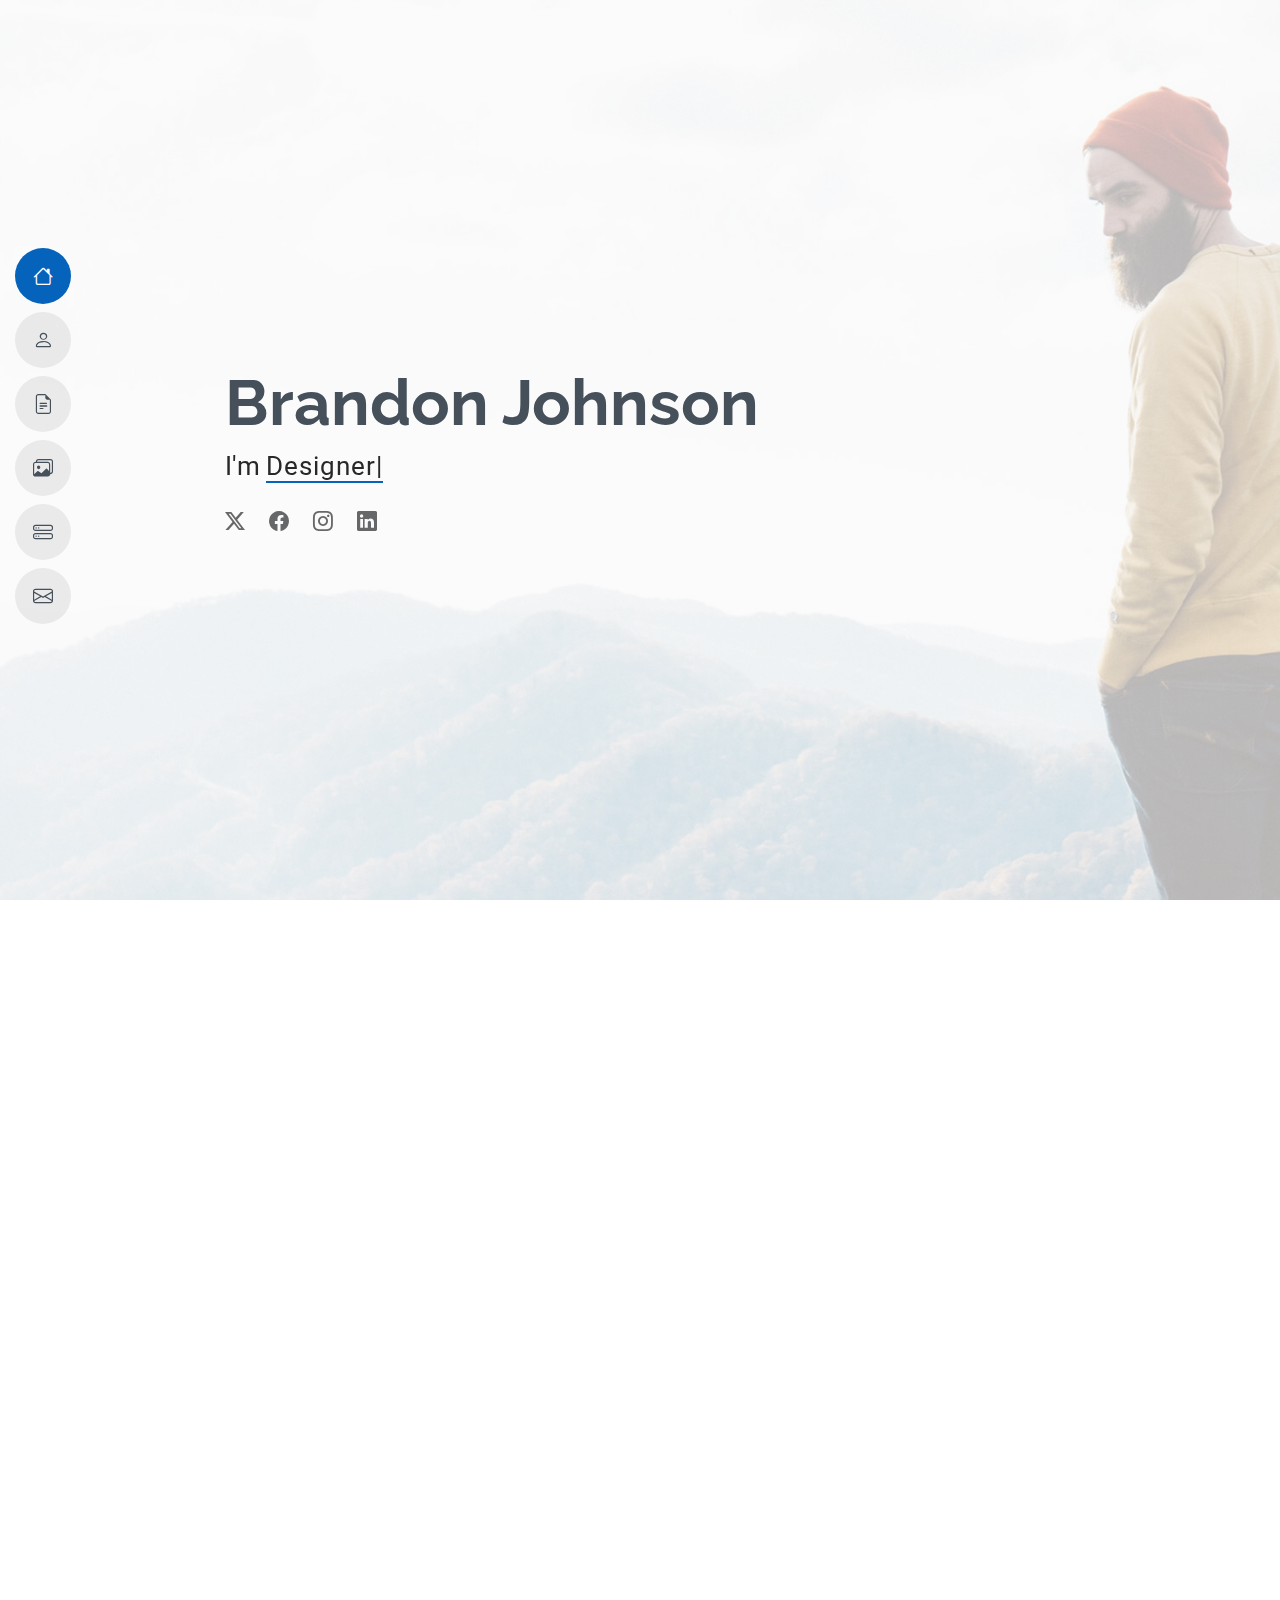
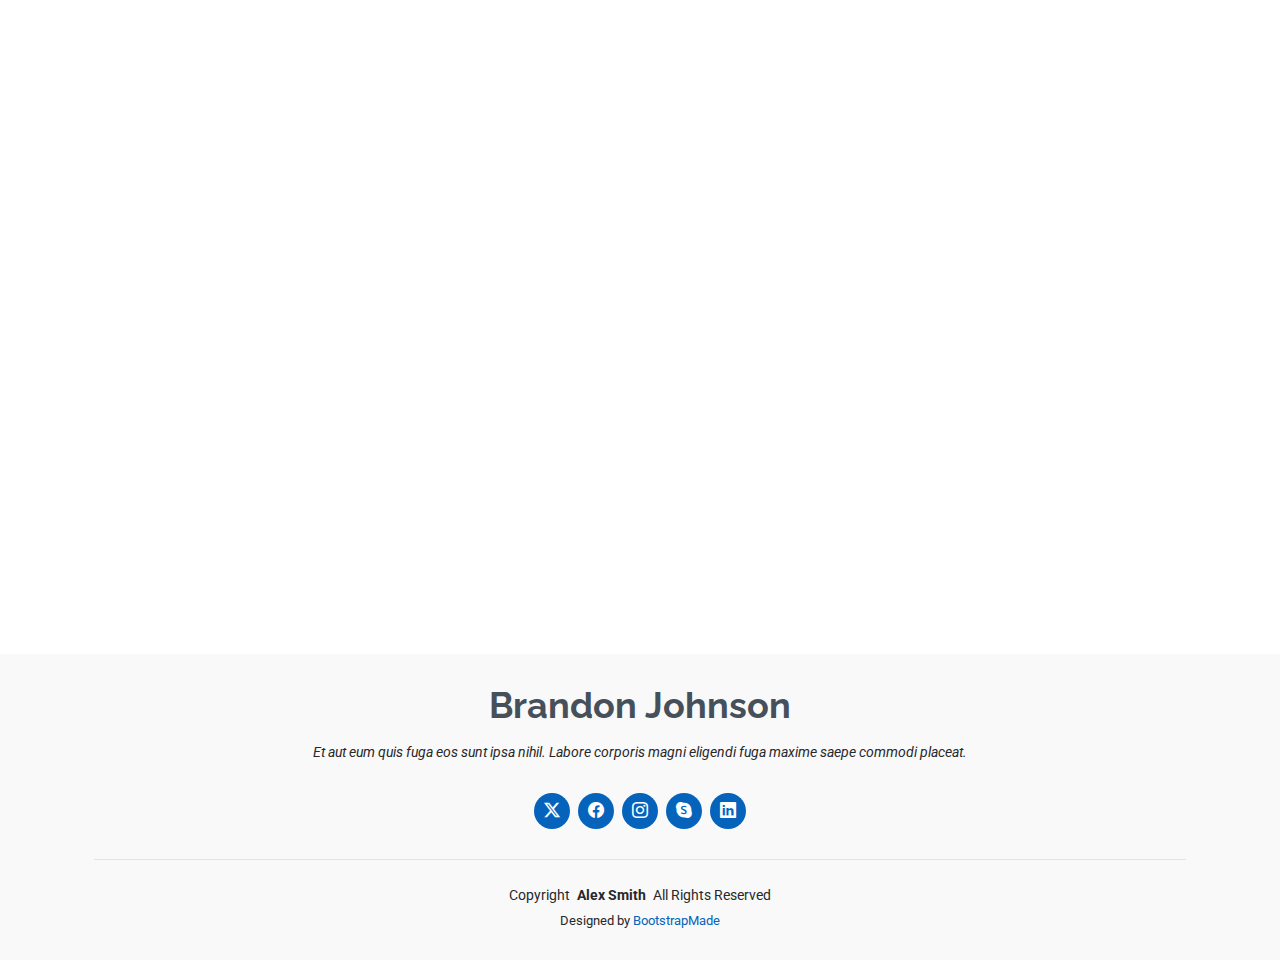
<file: index.html>
<!DOCTYPE html>
<html lang="en">

<head>
  <meta charset="utf-8">
  <meta content="width=device-width, initial-scale=1.0" name="viewport">
  <title>Index - MyResume Bootstrap Template</title>
  <meta content="" name="description">
  <meta content="" name="keywords">

  <!-- Favicons -->
  <link href="assets/img/favicon.png" rel="icon">
  <link href="assets/img/apple-touch-icon.png" rel="apple-touch-icon">

  <!-- Fonts -->
  <link href="https://fonts.googleapis.com" rel="preconnect">
  <link href="https://fonts.gstatic.com" rel="preconnect" crossorigin>
  <link href="https://fonts.googleapis.com/css2?family=Roboto:ital,wght@0,100;0,300;0,400;0,500;0,700;0,900;1,100;1,300;1,400;1,500;1,700;1,900&family=Poppins:ital,wght@0,100;0,200;0,300;0,400;0,500;0,600;0,700;0,800;0,900;1,100;1,200;1,300;1,400;1,500;1,600;1,700;1,800;1,900&family=Raleway:ital,wght@0,100;0,200;0,300;0,400;0,500;0,600;0,700;0,800;0,900;1,100;1,200;1,300;1,400;1,500;1,600;1,700;1,800;1,900&display=swap" rel="stylesheet">

  <!-- Vendor CSS Files -->
  <link href="assets/vendor/bootstrap/css/bootstrap.min.css" rel="stylesheet">
  <link href="assets/vendor/bootstrap-icons/bootstrap-icons.css" rel="stylesheet">
  <link href="assets/vendor/aos/aos.css" rel="stylesheet">
  <link href="assets/vendor/glightbox/css/glightbox.min.css" rel="stylesheet">
  <link href="assets/vendor/swiper/swiper-bundle.min.css" rel="stylesheet">

  <!-- Main CSS File -->
  <link href="assets/css/main.css" rel="stylesheet">

  <!-- =======================================================
  * Template Name: MyResume
  * Template URL: https://bootstrapmade.com/free-html-bootstrap-template-my-resume/
  * Updated: Jun 29 2024 with Bootstrap v5.3.3
  * Author: BootstrapMade.com
  * License: https://bootstrapmade.com/license/
  ======================================================== -->
</head>

<body class="index-page">

  <header id="header" class="header d-flex flex-column justify-content-center">

    <i class="header-toggle d-xl-none bi bi-list"></i>

    <nav id="navmenu" class="navmenu">
      <ul>
        <li><a href="#hero" class="active"><i class="bi bi-house navicon"></i><span>Home</span></a></li>
        <li><a href="#about"><i class="bi bi-person navicon"></i><span>About</span></a></li>
        <li><a href="#resume"><i class="bi bi-file-earmark-text navicon"></i><span>Resume</span></a></li>
        <li><a href="#portfolio"><i class="bi bi-images navicon"></i><span>Portfolio</span></a></li>
        <li><a href="#services"><i class="bi bi-hdd-stack navicon"></i><span>Services</span></a></li>
        <li><a href="#contact"><i class="bi bi-envelope navicon"></i><span>Contact</span></a></li>
      </ul>
    </nav>

  </header>

  <main class="main">

    <!-- Hero Section -->
    <section id="hero" class="hero section light-background">

      <img src="assets/img/hero-bg.jpg" alt="">

      <div class="container" data-aos="zoom-out">
        <div class="row justify-content-center">
          <div class="col-lg-9">
            <h2>Brandon Johnson</h2>
            <p>I'm <span class="typed" data-typed-items="Designer, Developer, Freelancer, Photographer">Designer</span><span class="typed-cursor typed-cursor--blink" aria-hidden="true"></span></p>
            <div class="social-links">
              <a href="#"><i class="bi bi-twitter-x"></i></a>
              <a href="#"><i class="bi bi-facebook"></i></a>
              <a href="#"><i class="bi bi-instagram"></i></a>
              <a href="#"><i class="bi bi-linkedin"></i></a>
            </div>
          </div>
        </div>
      </div>

    </section><!-- /Hero Section -->

    <!-- About Section -->
    <section id="about" class="about section">

      <!-- Section Title -->
      <div class="container section-title" data-aos="fade-up">
        <h2>About</h2>
        <p>Magnam dolores commodi suscipit. Necessitatibus eius consequatur ex aliquid fuga eum quidem. Sit sint consectetur velit. Quisquam quos quisquam cupiditate. Et nemo qui impedit suscipit alias ea. Quia fugiat sit in iste officiis commodi quidem hic quas.</p>
      </div><!-- End Section Title -->

      <div class="container" data-aos="fade-up" data-aos-delay="100">

        <div class="row gy-4 justify-content-center">
          <div class="col-lg-4">
            <img src="assets/img/profile-img.jpg" class="img-fluid" alt="">
          </div>
          <div class="col-lg-8 content">
            <h2>UI/UX Designer &amp; Web Developer.</h2>
            <p class="fst-italic py-3">
              Lorem ipsum dolor sit amet, consectetur adipiscing elit, sed do eiusmod tempor incididunt ut labore et dolore
              magna aliqua.
            </p>
            <div class="row">
              <div class="col-lg-6">
                <ul>
                  <li><i class="bi bi-chevron-right"></i> <strong>Birthday:</strong> <span>1 May 1995</span></li>
                  <li><i class="bi bi-chevron-right"></i> <strong>Website:</strong> <span>www.example.com</span></li>
                  <li><i class="bi bi-chevron-right"></i> <strong>Phone:</strong> <span>+123 456 7890</span></li>
                  <li><i class="bi bi-chevron-right"></i> <strong>City:</strong> <span>New York, USA</span></li>
                </ul>
              </div>
              <div class="col-lg-6">
                <ul>
                  <li><i class="bi bi-chevron-right"></i> <strong>Age:</strong> <span>30</span></li>
                  <li><i class="bi bi-chevron-right"></i> <strong>Degree:</strong> <span>Master</span></li>
                  <li><i class="bi bi-chevron-right"></i> <strong>Email:</strong> <span>email@example.com</span></li>
                  <li><i class="bi bi-chevron-right"></i> <strong>Freelance:</strong> <span>Available</span></li>
                </ul>
              </div>
            </div>
            <p class="py-3">
              Officiis eligendi itaque labore et dolorum mollitia officiis optio vero. Quisquam sunt adipisci omnis et ut. Nulla accusantium dolor incidunt officia tempore. Et eius omnis.
              Cupiditate ut dicta maxime officiis quidem quia. Sed et consectetur qui quia repellendus itaque neque.
            </p>
          </div>
        </div>

      </div>

    </section><!-- /About Section -->

    <!-- Stats Section -->
    <section id="stats" class="stats section">

      <div class="container" data-aos="fade-up" data-aos-delay="100">

        <div class="row gy-4">

          <div class="col-lg-3 col-md-6 d-flex flex-column align-items-center">
            <i class="bi bi-emoji-smile"></i>
            <div class="stats-item">
              <span data-purecounter-start="0" data-purecounter-end="232" data-purecounter-duration="1" class="purecounter"></span>
              <p>Happy Clients</p>
            </div>
          </div><!-- End Stats Item -->

          <div class="col-lg-3 col-md-6 d-flex flex-column align-items-center">
            <i class="bi bi-journal-richtext"></i>
            <div class="stats-item">
              <span data-purecounter-start="0" data-purecounter-end="521" data-purecounter-duration="1" class="purecounter"></span>
              <p>Projects</p>
            </div>
          </div><!-- End Stats Item -->

          <div class="col-lg-3 col-md-6 d-flex flex-column align-items-center">
            <i class="bi bi-headset"></i>
            <div class="stats-item">
              <span data-purecounter-start="0" data-purecounter-end="1463" data-purecounter-duration="1" class="purecounter"></span>
              <p>Hours Of Support</p>
            </div>
          </div><!-- End Stats Item -->

          <div class="col-lg-3 col-md-6 d-flex flex-column align-items-center">
            <i class="bi bi-people"></i>
            <div class="stats-item">
              <span data-purecounter-start="0" data-purecounter-end="15" data-purecounter-duration="1" class="purecounter"></span>
              <p>Hard Workers</p>
            </div>
          </div><!-- End Stats Item -->

        </div>

      </div>

    </section><!-- /Stats Section -->

    <!-- Skills Section -->
    <section id="skills" class="skills section">

      <!-- Section Title -->
      <div class="container section-title" data-aos="fade-up">
        <h2>Skills</h2>
        <p>Necessitatibus eius consequatur ex aliquid fuga eum quidem sint consectetur velit</p>
      </div><!-- End Section Title -->

      <div class="container" data-aos="fade-up" data-aos-delay="100">

        <div class="row skills-content skills-animation">

          <div class="col-lg-6">

            <div class="progress">
              <span class="skill"><span>HTML</span> <i class="val">100%</i></span>
              <div class="progress-bar-wrap">
                <div class="progress-bar" role="progressbar" aria-valuenow="100" aria-valuemin="0" aria-valuemax="100"></div>
              </div>
            </div><!-- End Skills Item -->

            <div class="progress">
              <span class="skill"><span>CSS</span> <i class="val">90%</i></span>
              <div class="progress-bar-wrap">
                <div class="progress-bar" role="progressbar" aria-valuenow="90" aria-valuemin="0" aria-valuemax="100"></div>
              </div>
            </div><!-- End Skills Item -->

            <div class="progress">
              <span class="skill"><span>JavaScript</span> <i class="val">75%</i></span>
              <div class="progress-bar-wrap">
                <div class="progress-bar" role="progressbar" aria-valuenow="75" aria-valuemin="0" aria-valuemax="100"></div>
              </div>
            </div><!-- End Skills Item -->

          </div>

          <div class="col-lg-6">

            <div class="progress">
              <span class="skill"><span>PHP</span> <i class="val">80%</i></span>
              <div class="progress-bar-wrap">
                <div class="progress-bar" role="progressbar" aria-valuenow="80" aria-valuemin="0" aria-valuemax="100"></div>
              </div>
            </div><!-- End Skills Item -->

            <div class="progress">
              <span class="skill"><span>WordPress/CMS</span> <i class="val">90%</i></span>
              <div class="progress-bar-wrap">
                <div class="progress-bar" role="progressbar" aria-valuenow="90" aria-valuemin="0" aria-valuemax="100"></div>
              </div>
            </div><!-- End Skills Item -->

            <div class="progress">
              <span class="skill"><span>Photoshop</span> <i class="val">55%</i></span>
              <div class="progress-bar-wrap">
                <div class="progress-bar" role="progressbar" aria-valuenow="55" aria-valuemin="0" aria-valuemax="100"></div>
              </div>
            </div><!-- End Skills Item -->

          </div>

        </div>

      </div>

    </section><!-- /Skills Section -->

    <!-- Resume Section -->
    <section id="resume" class="resume section">

      <!-- Section Title -->
      <div class="container section-title" data-aos="fade-up">
        <h2>Resume</h2>
        <p>Magnam dolores commodi suscipit. Necessitatibus eius consequatur ex aliquid fuga eum quidem. Sit sint consectetur velit. Quisquam quos quisquam cupiditate. Et nemo qui impedit suscipit alias ea. Quia fugiat sit in iste officiis commodi quidem hic quas.</p>
      </div><!-- End Section Title -->

      <div class="container">

        <div class="row">

          <div class="col-lg-6" data-aos="fade-up" data-aos-delay="100">
            <h3 class="resume-title">Sumary</h3>

            <div class="resume-item pb-0">
              <h4>Brandon Johnson</h4>
              <p><em>Innovative and deadline-driven Graphic Designer with 3+ years of experience designing and developing user-centered digital/print marketing material from initial concept to final, polished deliverable.</em></p>
              <ul>
                <li>Portland par 127,Orlando, FL</li>
                <li>(123) 456-7891</li>
                <li>alice.barkley@example.com</li>
              </ul>
            </div><!-- Edn Resume Item -->

            <h3 class="resume-title">Education</h3>
            <div class="resume-item">
              <h4>Master of Fine Arts &amp; Graphic Design</h4>
              <h5>2015 - 2016</h5>
              <p><em>Rochester Institute of Technology, Rochester, NY</em></p>
              <p>Qui deserunt veniam. Et sed aliquam labore tempore sed quisquam iusto autem sit. Ea vero voluptatum qui ut dignissimos deleniti nerada porti sand markend</p>
            </div><!-- Edn Resume Item -->

            <div class="resume-item">
              <h4>Bachelor of Fine Arts &amp; Graphic Design</h4>
              <h5>2010 - 2014</h5>
              <p><em>Rochester Institute of Technology, Rochester, NY</em></p>
              <p>Quia nobis sequi est occaecati aut. Repudiandae et iusto quae reiciendis et quis Eius vel ratione eius unde vitae rerum voluptates asperiores voluptatem Earum molestiae consequatur neque etlon sader mart dila</p>
            </div><!-- Edn Resume Item -->

          </div>

          <div class="col-lg-6" data-aos="fade-up" data-aos-delay="200">
            <h3 class="resume-title">Professional Experience</h3>
            <div class="resume-item">
              <h4>Senior graphic design specialist</h4>
              <h5>2019 - Present</h5>
              <p><em>Experion, New York, NY </em></p>
              <ul>
                <li>Lead in the design, development, and implementation of the graphic, layout, and production communication materials</li>
                <li>Delegate tasks to the 7 members of the design team and provide counsel on all aspects of the project. </li>
                <li>Supervise the assessment of all graphic materials in order to ensure quality and accuracy of the design</li>
                <li>Oversee the efficient use of production project budgets ranging from $2,000 - $25,000</li>
              </ul>
            </div><!-- Edn Resume Item -->

            <div class="resume-item">
              <h4>Graphic design specialist</h4>
              <h5>2017 - 2018</h5>
              <p><em>Stepping Stone Advertising, New York, NY</em></p>
              <ul>
                <li>Developed numerous marketing programs (logos, brochures,infographics, presentations, and advertisements).</li>
                <li>Managed up to 5 projects or tasks at a given time while under pressure</li>
                <li>Recommended and consulted with clients on the most appropriate graphic design</li>
                <li>Created 4+ design presentations and proposals a month for clients and account managers</li>
              </ul>
            </div><!-- Edn Resume Item -->

          </div>

        </div>

      </div>

    </section><!-- /Resume Section -->

    <!-- Portfolio Section -->
    <section id="portfolio" class="portfolio section">

      <!-- Section Title -->
      <div class="container section-title" data-aos="fade-up">
        <h2>Portfolio</h2>
        <p>Magnam dolores commodi suscipit. Necessitatibus eius consequatur ex aliquid fuga eum quidem. Sit sint consectetur velit. Quisquam quos quisquam cupiditate. Et nemo qui impedit suscipit alias ea. Quia fugiat sit in iste officiis commodi quidem hic quas.</p>
      </div><!-- End Section Title -->

      <div class="container">

        <div class="isotope-layout" data-default-filter="*" data-layout="masonry" data-sort="original-order">

          <ul class="portfolio-filters isotope-filters" data-aos="fade-up" data-aos-delay="100">
            <li data-filter="*" class="filter-active">All</li>
            <li data-filter=".filter-app">App</li>
            <li data-filter=".filter-product">Card</li>
            <li data-filter=".filter-branding">Web</li>
          </ul><!-- End Portfolio Filters -->

          <div class="row gy-4 isotope-container" data-aos="fade-up" data-aos-delay="200">

            <div class="col-lg-4 col-md-6 portfolio-item isotope-item filter-app">
              <img src="assets/img/masonry-portfolio/masonry-portfolio-1.jpg" class="img-fluid" alt="">
              <div class="portfolio-info">
                <h4>App 1</h4>
                <p>Lorem ipsum, dolor sit</p>
                <a href="assets/img/masonry-portfolio/masonry-portfolio-1.jpg" title="App 1" data-gallery="portfolio-gallery-app" class="glightbox preview-link"><i class="bi bi-zoom-in"></i></a>
                <a href="portfolio-details.html" title="More Details" class="details-link"><i class="bi bi-link-45deg"></i></a>
              </div>
            </div><!-- End Portfolio Item -->

            <div class="col-lg-4 col-md-6 portfolio-item isotope-item filter-product">
              <img src="assets/img/masonry-portfolio/masonry-portfolio-2.jpg" class="img-fluid" alt="">
              <div class="portfolio-info">
                <h4>Product 1</h4>
                <p>Lorem ipsum, dolor sit</p>
                <a href="assets/img/masonry-portfolio/masonry-portfolio-2.jpg" title="Product 1" data-gallery="portfolio-gallery-product" class="glightbox preview-link"><i class="bi bi-zoom-in"></i></a>
                <a href="portfolio-details.html" title="More Details" class="details-link"><i class="bi bi-link-45deg"></i></a>
              </div>
            </div><!-- End Portfolio Item -->

            <div class="col-lg-4 col-md-6 portfolio-item isotope-item filter-branding">
              <img src="assets/img/masonry-portfolio/masonry-portfolio-3.jpg" class="img-fluid" alt="">
              <div class="portfolio-info">
                <h4>Branding 1</h4>
                <p>Lorem ipsum, dolor sit</p>
                <a href="assets/img/masonry-portfolio/masonry-portfolio-3.jpg" title="Branding 1" data-gallery="portfolio-gallery-branding" class="glightbox preview-link"><i class="bi bi-zoom-in"></i></a>
                <a href="portfolio-details.html" title="More Details" class="details-link"><i class="bi bi-link-45deg"></i></a>
              </div>
            </div><!-- End Portfolio Item -->

            <div class="col-lg-4 col-md-6 portfolio-item isotope-item filter-app">
              <img src="assets/img/masonry-portfolio/masonry-portfolio-4.jpg" class="img-fluid" alt="">
              <div class="portfolio-info">
                <h4>App 2</h4>
                <p>Lorem ipsum, dolor sit</p>
                <a href="assets/img/masonry-portfolio/masonry-portfolio-4.jpg" title="App 2" data-gallery="portfolio-gallery-app" class="glightbox preview-link"><i class="bi bi-zoom-in"></i></a>
                <a href="portfolio-details.html" title="More Details" class="details-link"><i class="bi bi-link-45deg"></i></a>
              </div>
            </div><!-- End Portfolio Item -->

            <div class="col-lg-4 col-md-6 portfolio-item isotope-item filter-product">
              <img src="assets/img/masonry-portfolio/masonry-portfolio-5.jpg" class="img-fluid" alt="">
              <div class="portfolio-info">
                <h4>Product 2</h4>
                <p>Lorem ipsum, dolor sit</p>
                <a href="assets/img/masonry-portfolio/masonry-portfolio-5.jpg" title="Product 2" data-gallery="portfolio-gallery-product" class="glightbox preview-link"><i class="bi bi-zoom-in"></i></a>
                <a href="portfolio-details.html" title="More Details" class="details-link"><i class="bi bi-link-45deg"></i></a>
              </div>
            </div><!-- End Portfolio Item -->

            <div class="col-lg-4 col-md-6 portfolio-item isotope-item filter-branding">
              <img src="assets/img/masonry-portfolio/masonry-portfolio-6.jpg" class="img-fluid" alt="">
              <div class="portfolio-info">
                <h4>Branding 2</h4>
                <p>Lorem ipsum, dolor sit</p>
                <a href="assets/img/masonry-portfolio/masonry-portfolio-6.jpg" title="Branding 2" data-gallery="portfolio-gallery-branding" class="glightbox preview-link"><i class="bi bi-zoom-in"></i></a>
                <a href="portfolio-details.html" title="More Details" class="details-link"><i class="bi bi-link-45deg"></i></a>
              </div>
            </div><!-- End Portfolio Item -->

            <div class="col-lg-4 col-md-6 portfolio-item isotope-item filter-app">
              <img src="assets/img/masonry-portfolio/masonry-portfolio-7.jpg" class="img-fluid" alt="">
              <div class="portfolio-info">
                <h4>App 3</h4>
                <p>Lorem ipsum, dolor sit</p>
                <a href="assets/img/masonry-portfolio/masonry-portfolio-7.jpg" title="App 3" data-gallery="portfolio-gallery-app" class="glightbox preview-link"><i class="bi bi-zoom-in"></i></a>
                <a href="portfolio-details.html" title="More Details" class="details-link"><i class="bi bi-link-45deg"></i></a>
              </div>
            </div><!-- End Portfolio Item -->

            <div class="col-lg-4 col-md-6 portfolio-item isotope-item filter-product">
              <img src="assets/img/masonry-portfolio/masonry-portfolio-8.jpg" class="img-fluid" alt="">
              <div class="portfolio-info">
                <h4>Product 3</h4>
                <p>Lorem ipsum, dolor sit</p>
                <a href="assets/img/masonry-portfolio/masonry-portfolio-8.jpg" title="Product 3" data-gallery="portfolio-gallery-product" class="glightbox preview-link"><i class="bi bi-zoom-in"></i></a>
                <a href="portfolio-details.html" title="More Details" class="details-link"><i class="bi bi-link-45deg"></i></a>
              </div>
            </div><!-- End Portfolio Item -->

            <div class="col-lg-4 col-md-6 portfolio-item isotope-item filter-branding">
              <img src="assets/img/masonry-portfolio/masonry-portfolio-9.jpg" class="img-fluid" alt="">
              <div class="portfolio-info">
                <h4>Branding 3</h4>
                <p>Lorem ipsum, dolor sit</p>
                <a href="assets/img/masonry-portfolio/masonry-portfolio-9.jpg" title="Branding 2" data-gallery="portfolio-gallery-branding" class="glightbox preview-link"><i class="bi bi-zoom-in"></i></a>
                <a href="portfolio-details.html" title="More Details" class="details-link"><i class="bi bi-link-45deg"></i></a>
              </div>
            </div><!-- End Portfolio Item -->

          </div><!-- End Portfolio Container -->

        </div>

      </div>

    </section><!-- /Portfolio Section -->

    <!-- Services Section -->
    <section id="services" class="services section">

      <!-- Section Title -->
      <div class="container section-title" data-aos="fade-up">
        <h2>Services</h2>
        <p>Magnam dolores commodi suscipit. Necessitatibus eius consequatur ex aliquid fuga eum quidem. Sit sint consectetur velit. Quisquam quos quisquam cupiditate. Et nemo qui impedit suscipit alias ea. Quia fugiat sit in iste officiis commodi quidem hic quas.</p>
      </div><!-- End Section Title -->

      <div class="container">

        <div class="row gy-4">

          <div class="col-lg-4 col-md-6" data-aos="fade-up" data-aos-delay="100">
            <div class="service-item item-cyan position-relative">
              <div class="icon">
                <svg width="100" height="100" viewBox="0 0 600 600" xmlns="http://www.w3.org/2000/svg">
                  <path stroke="none" stroke-width="0" fill="#f5f5f5" d="M300,521.0016835830174C376.1290562159157,517.8887921683347,466.0731472004068,529.7835943286574,510.70327084640275,468.03025145048787C554.3714126377745,407.6079735673963,508.03601936045806,328.9844924480964,491.2728898941984,256.3432110539036C474.5976632858925,184.082847569629,479.9380746630129,96.60480741107993,416.23090153303,58.64404602377083C348.86323505073057,18.502131276798302,261.93793281208167,40.57373210992963,193.5410806939664,78.93577620505333C130.42746243093433,114.334589627462,98.30271207620316,179.96522072025542,76.75703585869454,249.04625023123273C51.97151888228291,328.5150500222984,13.704378332031375,421.85034740162234,66.52175969318436,486.19268352777647C119.04800174914682,550.1803526380478,217.28368757567262,524.383925680826,300,521.0016835830174"></path>
                </svg>
                <i class="bi bi-activity"></i>
              </div>
              <a href="#" class="stretched-link">
                <h3>Nesciunt Mete</h3>
              </a>
              <p>Provident nihil minus qui consequatur non omnis maiores. Eos accusantium minus dolores iure perferendis tempore et consequatur.</p>
            </div>
          </div><!-- End Service Item -->

          <div class="col-lg-4 col-md-6" data-aos="fade-up" data-aos-delay="200">
            <div class="service-item item-orange position-relative">
              <div class="icon">
                <svg width="100" height="100" viewBox="0 0 600 600" xmlns="http://www.w3.org/2000/svg">
                  <path stroke="none" stroke-width="0" fill="#f5f5f5" d="M300,582.0697525312426C382.5290701553225,586.8405444964366,449.9789794690241,525.3245884688669,502.5850820975895,461.55621195738473C556.606425686781,396.0723002908107,615.8543463187945,314.28637112970534,586.6730223649479,234.56875336149918C558.9533121215079,158.8439757836574,454.9685369536778,164.00468322053177,381.49747125262974,130.76875717737553C312.15926192815925,99.40240125094834,248.97055460311594,18.661163978235184,179.8680185752513,50.54337015887873C110.5421016452524,82.52863877960104,119.82277516462835,180.83849132639028,109.12597500060166,256.43424936330496C100.08760227029461,320.3096726198365,92.17705696193138,384.0621239912766,124.79988738764834,439.7174275375508C164.83382741302287,508.01625554203684,220.96474134820875,577.5009287672846,300,582.0697525312426"></path>
                </svg>
                <i class="bi bi-broadcast"></i>
              </div>
              <a href="#" class="stretched-link">
                <h3>Eosle Commodi</h3>
              </a>
              <p>Ut autem aut autem non a. Sint sint sit facilis nam iusto sint. Libero corrupti neque eum hic non ut nesciunt dolorem.</p>
            </div>
          </div><!-- End Service Item -->

          <div class="col-lg-4 col-md-6" data-aos="fade-up" data-aos-delay="300">
            <div class="service-item item-teal position-relative">
              <div class="icon">
                <svg width="100" height="100" viewBox="0 0 600 600" xmlns="http://www.w3.org/2000/svg">
                  <path stroke="none" stroke-width="0" fill="#f5f5f5" d="M300,541.5067337569781C382.14930387511276,545.0595476570109,479.8736841581634,548.3450877840088,526.4010558755058,480.5488172755941C571.5218469581645,414.80211281144784,517.5187510058486,332.0715597781072,496.52539010469104,255.14436215662573C477.37192572678356,184.95920475031193,473.57363656557914,105.61284051026155,413.0603344069578,65.22779650032875C343.27470386102294,18.654635553484475,251.2091493199835,5.337323636656869,175.0934190732945,40.62881213300186C97.87086631185822,76.43348514350839,51.98124368387456,156.15599469081315,36.44837278890362,239.84606092416172C21.716077023791087,319.22268207091537,43.775223500013084,401.1760424656574,96.891909868211,461.97329694683043C147.22146801428983,519.5804099606455,223.5754009179313,538.201503339737,300,541.5067337569781"></path>
                </svg>
                <i class="bi bi-easel"></i>
              </div>
              <a href="#" class="stretched-link">
                <h3>Ledo Markt</h3>
              </a>
              <p>Ut excepturi voluptatem nisi sed. Quidem fuga consequatur. Minus ea aut. Vel qui id voluptas adipisci eos earum corrupti.</p>
            </div>
          </div><!-- End Service Item -->

          <div class="col-lg-4 col-md-6" data-aos="fade-up" data-aos-delay="400">
            <div class="service-item item-red position-relative">
              <div class="icon">
                <svg width="100" height="100" viewBox="0 0 600 600" xmlns="http://www.w3.org/2000/svg">
                  <path stroke="none" stroke-width="0" fill="#f5f5f5" d="M300,503.46388370962813C374.79870501325706,506.71871716319447,464.8034551963731,527.1746412648533,510.4981551193396,467.86667711651364C555.9287308511215,408.9015244558933,512.6030010748507,327.5744911775523,490.211057578863,256.5855673507754C471.097692560561,195.9906835881958,447.69079081568157,138.11976852964426,395.19560036434837,102.3242989838813C329.3053358748298,57.3949838291264,248.02791733380457,8.279543830951368,175.87071277845988,42.242879143198664C103.41431057327972,76.34704239035025,93.79494320519305,170.9812938413882,81.28167332365135,250.07896920659033C70.17666984294237,320.27484674793965,64.84698225790005,396.69656628748305,111.28512138212992,450.4950937839243C156.20124167950087,502.5303643271138,231.32542653798444,500.4755392045468,300,503.46388370962813"></path>
                </svg>
                <i class="bi bi-bounding-box-circles"></i>
              </div>
              <a href="#" class="stretched-link">
                <h3>Asperiores Commodit</h3>
              </a>
              <p>Non et temporibus minus omnis sed dolor esse consequatur. Cupiditate sed error ea fuga sit provident adipisci neque.</p>
              <a href="#" class="stretched-link"></a>
            </div>
          </div><!-- End Service Item -->

          <div class="col-lg-4 col-md-6" data-aos="fade-up" data-aos-delay="500">
            <div class="service-item item-indigo position-relative">
              <div class="icon">
                <svg width="100" height="100" viewBox="0 0 600 600" xmlns="http://www.w3.org/2000/svg">
                  <path stroke="none" stroke-width="0" fill="#f5f5f5" d="M300,532.3542879108572C369.38199826031484,532.3153073249985,429.10787420159085,491.63046689027357,474.5244479745417,439.17860296908856C522.8885846962883,383.3225815378663,569.1668002868075,314.3205725914397,550.7432151929288,242.7694973846089C532.6665558377875,172.5657663291529,456.2379748765914,142.6223662098291,390.3689995646985,112.34683881706744C326.66090330228417,83.06452184765237,258.84405631176094,53.51806209861945,193.32584062364296,78.48882559362697C121.61183558270385,105.82097193414197,62.805066853699245,167.19869350419734,48.57481801355237,242.6138429142374C34.843463184063346,315.3850353017275,76.69343916112496,383.4422959591041,125.22947124332185,439.3748458443577C170.7312796277747,491.8107796887764,230.57421082200815,532.3932930995766,300,532.3542879108572"></path>
                </svg>
                <i class="bi bi-calendar4-week icon"></i>
              </div>
              <a href="#" class="stretched-link">
                <h3>Velit Doloremque</h3>
              </a>
              <p>Cumque et suscipit saepe. Est maiores autem enim facilis ut aut ipsam corporis aut. Sed animi at autem alias eius labore.</p>
              <a href="#" class="stretched-link"></a>
            </div>
          </div><!-- End Service Item -->

          <div class="col-lg-4 col-md-6" data-aos="fade-up" data-aos-delay="600">
            <div class="service-item item-pink position-relative">
              <div class="icon">
                <svg width="100" height="100" viewBox="0 0 600 600" xmlns="http://www.w3.org/2000/svg">
                  <path stroke="none" stroke-width="0" fill="#f5f5f5" d="M300,566.797414625762C385.7384707136149,576.1784315230908,478.7894351017131,552.8928747891023,531.9192734346935,484.94944893311C584.6109503024035,417.5663521118492,582.489472248146,322.67544863468447,553.9536738515405,242.03673114598146C529.1557734026468,171.96086150256528,465.24506316201064,127.66468636344209,395.9583748389544,100.7403814666027C334.2173773831606,76.7482773500951,269.4350130405921,84.62216499799875,207.1952322260088,107.2889140133804C132.92018162631612,134.33871894543012,41.79353780512637,160.00259165414826,22.644507872594943,236.69541883565114C3.319112789854554,314.0945973066697,72.72355303640163,379.243833228382,124.04198916343866,440.3218312028393C172.9286146004772,498.5055451809895,224.45579914871206,558.5317968840102,300,566.797414625762"></path>
                </svg>
                <i class="bi bi-chat-square-text"></i>
              </div>
              <a href="#" class="stretched-link">
                <h3>Dolori Architecto</h3>
              </a>
              <p>Hic molestias ea quibusdam eos. Fugiat enim doloremque aut neque non et debitis iure. Corrupti recusandae ducimus enim.</p>
              <a href="#" class="stretched-link"></a>
            </div>
          </div><!-- End Service Item -->

        </div>

      </div>

    </section><!-- /Services Section -->

    <!-- Testimonials Section -->
    <section id="testimonials" class="testimonials section">

      <!-- Section Title -->
      <div class="container section-title" data-aos="fade-up">
        <h2>Testimonials</h2>
        <p>Necessitatibus eius consequatur ex aliquid fuga eum quidem sint consectetur velit</p>
      </div><!-- End Section Title -->

      <div class="container" data-aos="fade-up" data-aos-delay="100">

        <div class="swiper init-swiper">
          <script type="application/json" class="swiper-config">
            {
              "loop": true,
              "speed": 600,
              "autoplay": {
                "delay": 5000
              },
              "slidesPerView": "auto",
              "pagination": {
                "el": ".swiper-pagination",
                "type": "bullets",
                "clickable": true
              }
            }
          </script>
          <div class="swiper-wrapper">

            <div class="swiper-slide">
              <div class="testimonial-item">
                <div class="row gy-4 justify-content-center">
                  <div class="col-lg-6">
                    <div class="testimonial-content">
                      <p>
                        <i class="bi bi-quote quote-icon-left"></i>
                        <span>Proin iaculis purus consequat sem cure digni ssim donec porttitora entum suscipit rhoncus. Accusantium quam, ultricies eget id, aliquam eget nibh et. Maecen aliquam, risus at semper.</span>
                        <i class="bi bi-quote quote-icon-right"></i>
                      </p>
                      <h3>Saul Goodman</h3>
                      <h4>Ceo &amp; Founder</h4>
                      <div class="stars">
                        <i class="bi bi-star-fill"></i><i class="bi bi-star-fill"></i><i class="bi bi-star-fill"></i><i class="bi bi-star-fill"></i><i class="bi bi-star-fill"></i>
                      </div>
                    </div>
                  </div>
                  <div class="col-lg-2 text-center">
                    <img src="assets/img/testimonials/testimonials-1.jpg" class="img-fluid testimonial-img" alt="">
                  </div>
                </div>
              </div>
            </div><!-- End testimonial item -->

            <div class="swiper-slide">
              <div class="testimonial-item">
                <div class="row gy-4 justify-content-center">
                  <div class="col-lg-6">
                    <div class="testimonial-content">
                      <p>
                        <i class="bi bi-quote quote-icon-left"></i>
                        <span>Export tempor illum tamen malis malis eram quae irure esse labore quem cillum quid cillum eram malis quorum velit fore eram velit sunt aliqua noster fugiat irure amet legam anim culpa.</span>
                        <i class="bi bi-quote quote-icon-right"></i>
                      </p>
                      <h3>Sara Wilsson</h3>
                      <h4>Designer</h4>
                      <div class="stars">
                        <i class="bi bi-star-fill"></i><i class="bi bi-star-fill"></i><i class="bi bi-star-fill"></i><i class="bi bi-star-fill"></i><i class="bi bi-star-fill"></i>
                      </div>
                    </div>
                  </div>
                  <div class="col-lg-2 text-center">
                    <img src="assets/img/testimonials/testimonials-2.jpg" class="img-fluid testimonial-img" alt="">
                  </div>
                </div>
              </div>
            </div><!-- End testimonial item -->

            <div class="swiper-slide">
              <div class="testimonial-item">
                <div class="row gy-4 justify-content-center">
                  <div class="col-lg-6">
                    <div class="testimonial-content">
                      <p>
                        <i class="bi bi-quote quote-icon-left"></i>
                        <span>Enim nisi quem export duis labore cillum quae magna enim sint quorum nulla quem veniam duis minim tempor labore quem eram duis noster aute amet eram fore quis sint minim.</span>
                        <i class="bi bi-quote quote-icon-right"></i>
                      </p>
                      <h3>Jena Karlis</h3>
                      <h4>Store Owner</h4>
                      <div class="stars">
                        <i class="bi bi-star-fill"></i><i class="bi bi-star-fill"></i><i class="bi bi-star-fill"></i><i class="bi bi-star-fill"></i><i class="bi bi-star-fill"></i>
                      </div>
                    </div>
                  </div>
                  <div class="col-lg-2 text-center">
                    <img src="assets/img/testimonials/testimonials-3.jpg" class="img-fluid testimonial-img" alt="">
                  </div>
                </div>
              </div>
            </div><!-- End testimonial item -->

            <div class="swiper-slide">
              <div class="testimonial-item">
                <div class="row gy-4 justify-content-center">
                  <div class="col-lg-6">
                    <div class="testimonial-content">
                      <p>
                        <i class="bi bi-quote quote-icon-left"></i>
                        <span>Fugiat enim eram quae cillum dolore dolor amet nulla culpa multos export minim fugiat minim velit minim dolor enim duis veniam ipsum anim magna sunt elit fore quem dolore labore illum veniam.</span>
                        <i class="bi bi-quote quote-icon-right"></i>
                      </p>
                      <h3>John Larson</h3>
                      <h4>Entrepreneur</h4>
                      <div class="stars">
                        <i class="bi bi-star-fill"></i><i class="bi bi-star-fill"></i><i class="bi bi-star-fill"></i><i class="bi bi-star-fill"></i><i class="bi bi-star-fill"></i>
                      </div>
                    </div>
                  </div>
                  <div class="col-lg-2 text-center">
                    <img src="assets/img/testimonials/testimonials-4.jpg" class="img-fluid testimonial-img" alt="">
                  </div>
                </div>
              </div>
            </div><!-- End testimonial item -->

          </div>
          <div class="swiper-pagination"></div>
        </div>

      </div>

    </section><!-- /Testimonials Section -->

    <!-- Contact Section -->
    <section id="contact" class="contact section">

      <!-- Section Title -->
      <div class="container section-title" data-aos="fade-up">
        <h2>Contact</h2>
        <p>Necessitatibus eius consequatur ex aliquid fuga eum quidem sint consectetur velit</p>
      </div><!-- End Section Title -->

      <div class="container" data-aos="fade" data-aos-delay="100">

        <div class="row gy-4">

          <div class="col-lg-4">
            <div class="info-item d-flex" data-aos="fade-up" data-aos-delay="200">
              <i class="bi bi-geo-alt flex-shrink-0"></i>
              <div>
                <h3>Address</h3>
                <p>A108 Adam Street, New York, NY 535022</p>
              </div>
            </div><!-- End Info Item -->

            <div class="info-item d-flex" data-aos="fade-up" data-aos-delay="300">
              <i class="bi bi-telephone flex-shrink-0"></i>
              <div>
                <h3>Call Us</h3>
                <p>+1 5589 55488 55</p>
              </div>
            </div><!-- End Info Item -->

            <div class="info-item d-flex" data-aos="fade-up" data-aos-delay="400">
              <i class="bi bi-envelope flex-shrink-0"></i>
              <div>
                <h3>Email Us</h3>
                <p>info@example.com</p>
              </div>
            </div><!-- End Info Item -->

          </div>

          <div class="col-lg-8">
            <form action="forms/contact.php" method="post" class="php-email-form" data-aos="fade-up" data-aos-delay="200">
              <div class="row gy-4">

                <div class="col-md-6">
                  <input type="text" name="name" class="form-control" placeholder="Your Name" required="">
                </div>

                <div class="col-md-6 ">
                  <input type="email" class="form-control" name="email" placeholder="Your Email" required="">
                </div>

                <div class="col-md-12">
                  <input type="text" class="form-control" name="subject" placeholder="Subject" required="">
                </div>

                <div class="col-md-12">
                  <textarea class="form-control" name="message" rows="6" placeholder="Message" required=""></textarea>
                </div>

                <div class="col-md-12 text-center">
                  <div class="loading">Loading</div>
                  <div class="error-message"></div>
                  <div class="sent-message">Your message has been sent. Thank you!</div>

                  <button type="submit">Send Message</button>
                </div>

              </div>
            </form>
          </div><!-- End Contact Form -->

        </div>

      </div>

    </section><!-- /Contact Section -->

  </main>

  <footer id="footer" class="footer position-relative light-background">
    <div class="container">
      <h3 class="sitename">Brandon Johnson</h3>
      <p>Et aut eum quis fuga eos sunt ipsa nihil. Labore corporis magni eligendi fuga maxime saepe commodi placeat.</p>
      <div class="social-links d-flex justify-content-center">
        <a href=""><i class="bi bi-twitter-x"></i></a>
        <a href=""><i class="bi bi-facebook"></i></a>
        <a href=""><i class="bi bi-instagram"></i></a>
        <a href=""><i class="bi bi-skype"></i></a>
        <a href=""><i class="bi bi-linkedin"></i></a>
      </div>
      <div class="container">
        <div class="copyright">
          <span>Copyright</span> <strong class="px-1 sitename">Alex Smith</strong> <span>All Rights Reserved</span>
        </div>
        <div class="credits">
          <!-- All the links in the footer should remain intact. -->
          <!-- You can delete the links only if you've purchased the pro version. -->
          <!-- Licensing information: https://bootstrapmade.com/license/ -->
          <!-- Purchase the pro version with working PHP/AJAX contact form: [buy-url] -->
          Designed by <a href="https://bootstrapmade.com/">BootstrapMade</a>
        </div>
      </div>
    </div>
  </footer>

  <!-- Scroll Top -->
  <a href="#" id="scroll-top" class="scroll-top d-flex align-items-center justify-content-center"><i class="bi bi-arrow-up-short"></i></a>

  <!-- Preloader -->
  <div id="preloader"></div>

  <!-- Vendor JS Files -->
  <script src="assets/vendor/bootstrap/js/bootstrap.bundle.min.js"></script>
  <script src="assets/vendor/php-email-form/validate.js"></script>
  <script src="assets/vendor/aos/aos.js"></script>
  <script src="assets/vendor/typed.js/typed.umd.js"></script>
  <script src="assets/vendor/purecounter/purecounter_vanilla.js"></script>
  <script src="assets/vendor/waypoints/noframework.waypoints.js"></script>
  <script src="assets/vendor/glightbox/js/glightbox.min.js"></script>
  <script src="assets/vendor/imagesloaded/imagesloaded.pkgd.min.js"></script>
  <script src="assets/vendor/isotope-layout/isotope.pkgd.min.js"></script>
  <script src="assets/vendor/swiper/swiper-bundle.min.js"></script>

  <!-- Main JS File -->
  <script src="assets/js/main.js"></script>

</body>

</html>
</file>
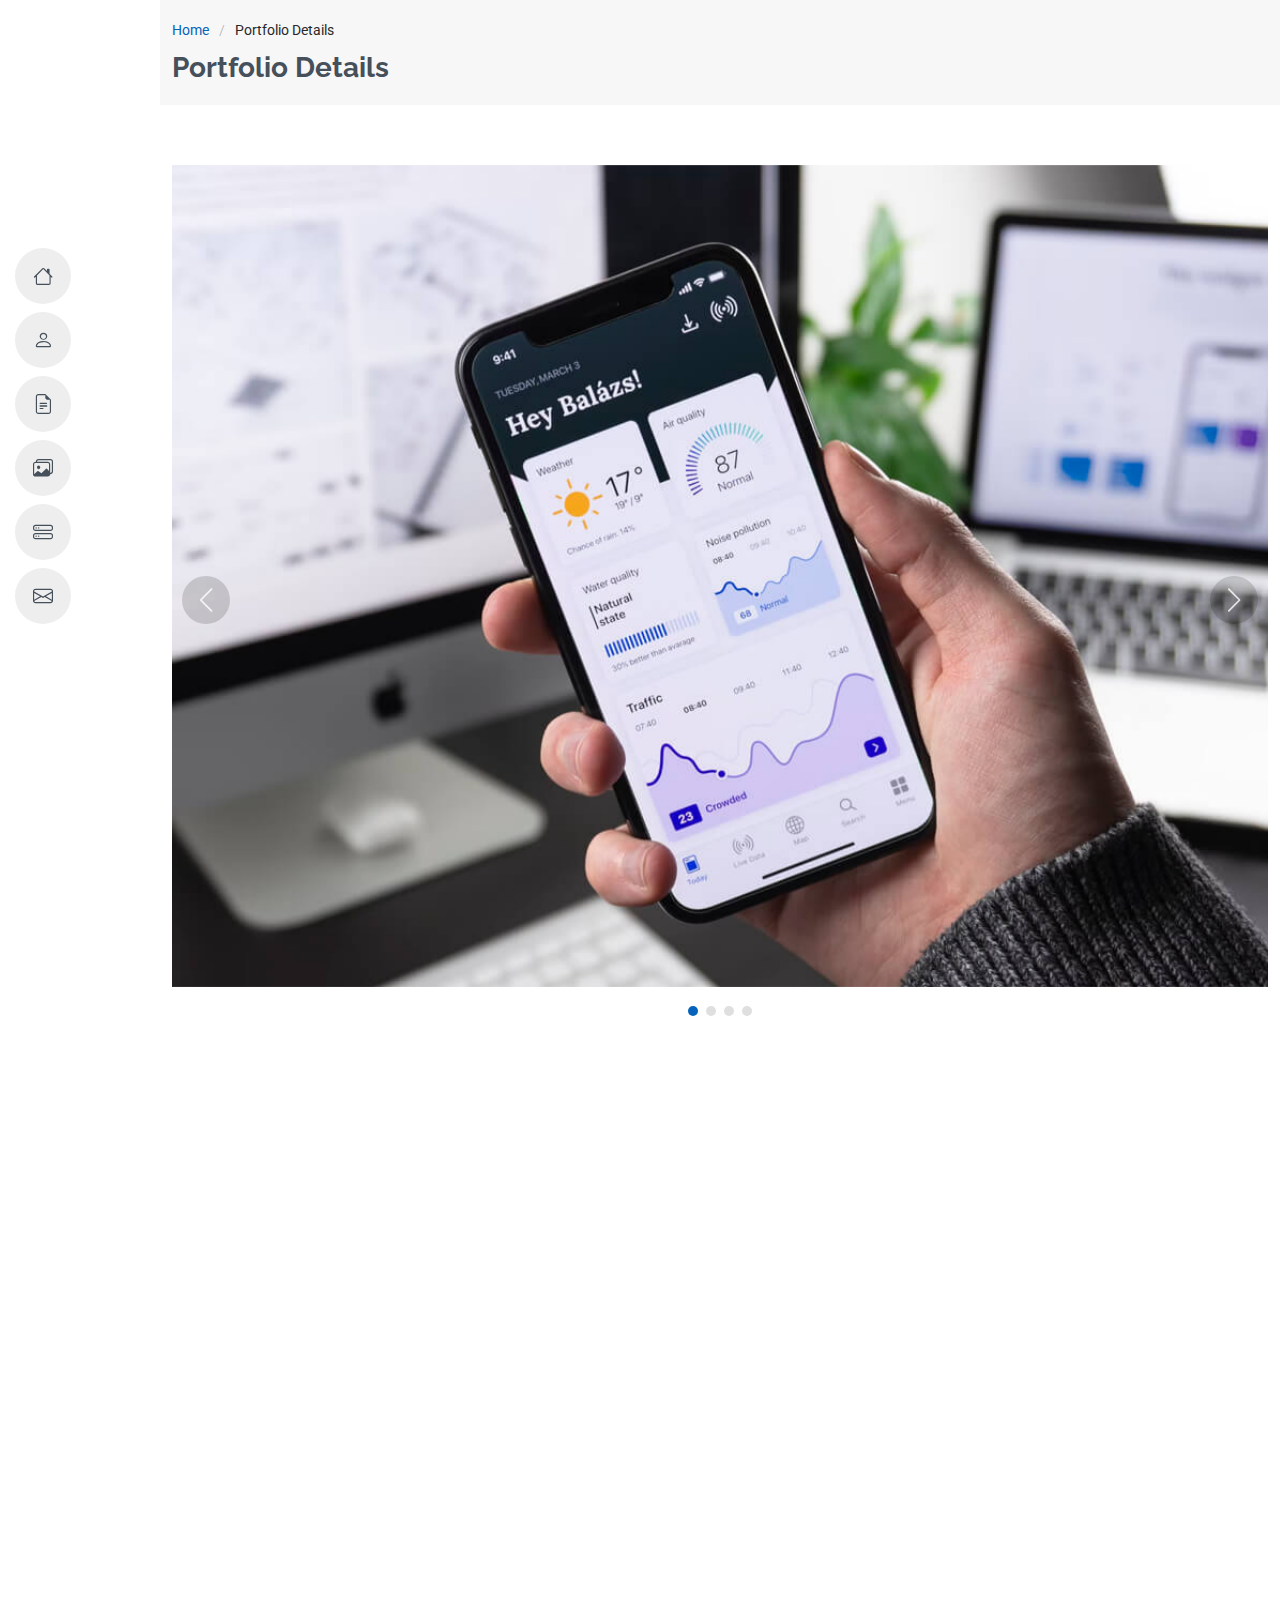
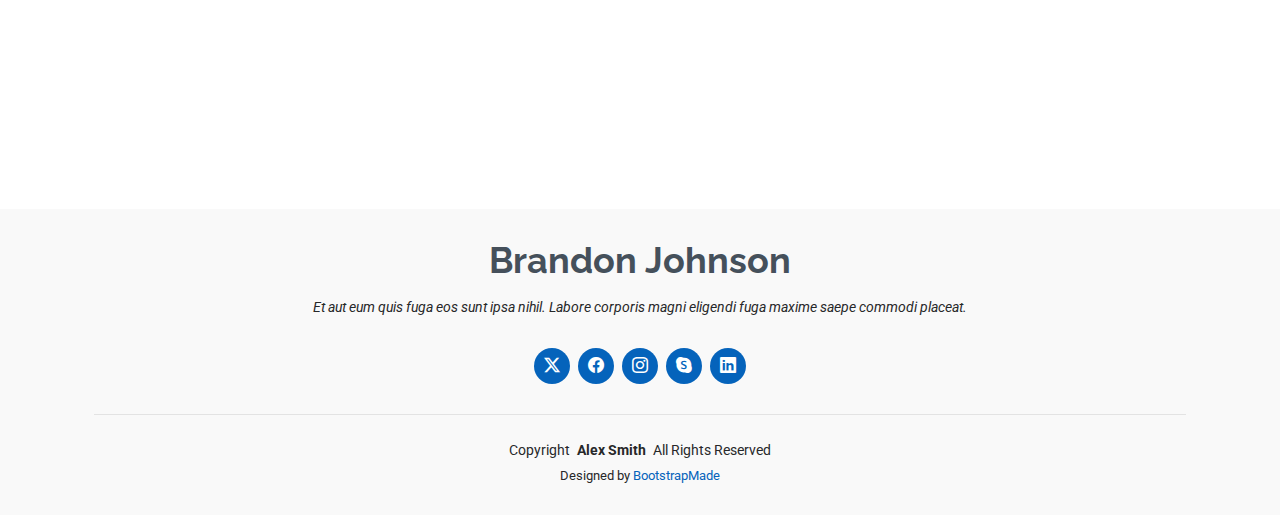
<file: portfolio-details.html>
<!DOCTYPE html>
<html lang="en">

<head>
  <meta charset="utf-8">
  <meta content="width=device-width, initial-scale=1.0" name="viewport">
  <title>Portfolio Details - MyResume Bootstrap Template</title>
  <meta content="" name="description">
  <meta content="" name="keywords">

  <!-- Favicons -->
  <link href="assets/img/favicon.png" rel="icon">
  <link href="assets/img/apple-touch-icon.png" rel="apple-touch-icon">

  <!-- Fonts -->
  <link href="https://fonts.googleapis.com" rel="preconnect">
  <link href="https://fonts.gstatic.com" rel="preconnect" crossorigin>
  <link href="https://fonts.googleapis.com/css2?family=Roboto:ital,wght@0,100;0,300;0,400;0,500;0,700;0,900;1,100;1,300;1,400;1,500;1,700;1,900&family=Poppins:ital,wght@0,100;0,200;0,300;0,400;0,500;0,600;0,700;0,800;0,900;1,100;1,200;1,300;1,400;1,500;1,600;1,700;1,800;1,900&family=Raleway:ital,wght@0,100;0,200;0,300;0,400;0,500;0,600;0,700;0,800;0,900;1,100;1,200;1,300;1,400;1,500;1,600;1,700;1,800;1,900&display=swap" rel="stylesheet">

  <!-- Vendor CSS Files -->
  <link href="assets/vendor/bootstrap/css/bootstrap.min.css" rel="stylesheet">
  <link href="assets/vendor/bootstrap-icons/bootstrap-icons.css" rel="stylesheet">
  <link href="assets/vendor/aos/aos.css" rel="stylesheet">
  <link href="assets/vendor/glightbox/css/glightbox.min.css" rel="stylesheet">
  <link href="assets/vendor/swiper/swiper-bundle.min.css" rel="stylesheet">

  <!-- Main CSS File -->
  <link href="assets/css/main.css" rel="stylesheet">

  <!-- =======================================================
  * Template Name: MyResume
  * Template URL: https://bootstrapmade.com/free-html-bootstrap-template-my-resume/
  * Updated: Jun 29 2024 with Bootstrap v5.3.3
  * Author: BootstrapMade.com
  * License: https://bootstrapmade.com/license/
  ======================================================== -->
</head>

<body class="portfolio-details-page">

  <header id="header" class="header d-flex flex-column justify-content-center">

    <i class="header-toggle d-xl-none bi bi-list"></i>

    <nav id="navmenu" class="navmenu">
      <ul>
        <li><a href="#hero"><i class="bi bi-house navicon"></i><span>Home</span></a></li>
        <li><a href="#about"><i class="bi bi-person navicon"></i><span>About</span></a></li>
        <li><a href="#resume"><i class="bi bi-file-earmark-text navicon"></i><span>Resume</span></a></li>
        <li><a href="#portfolio"><i class="bi bi-images navicon"></i><span>Portfolio</span></a></li>
        <li><a href="#services"><i class="bi bi-hdd-stack navicon"></i><span>Services</span></a></li>
        <li><a href="#contact"><i class="bi bi-envelope navicon"></i><span>Contact</span></a></li>
      </ul>
    </nav>

  </header>

  <main class="main">

    <!-- Page Title -->
    <div class="page-title" data-aos="fade">
      <div class="container">
        <nav class="breadcrumbs">
          <ol>
            <li><a href="index.html">Home</a></li>
            <li class="current">Portfolio Details</li>
          </ol>
        </nav>
        <h1>Portfolio Details</h1>
      </div>
    </div><!-- End Page Title -->

    <!-- Portfolio Details Section -->
    <section id="portfolio-details" class="portfolio-details section">

      <div class="container" data-aos="fade-up">

        <div class="portfolio-details-slider swiper init-swiper">
          <script type="application/json" class="swiper-config">
            {
              "loop": true,
              "speed": 600,
              "autoplay": {
                "delay": 5000
              },
              "slidesPerView": "auto",
              "navigation": {
                "nextEl": ".swiper-button-next",
                "prevEl": ".swiper-button-prev"
              },
              "pagination": {
                "el": ".swiper-pagination",
                "type": "bullets",
                "clickable": true
              }
            }
          </script>
          <div class="swiper-wrapper align-items-center">

            <div class="swiper-slide">
              <img src="assets/img/portfolio/app-1.jpg" alt="">
            </div>

            <div class="swiper-slide">
              <img src="assets/img/portfolio/product-1.jpg" alt="">
            </div>

            <div class="swiper-slide">
              <img src="assets/img/portfolio/branding-1.jpg" alt="">
            </div>

            <div class="swiper-slide">
              <img src="assets/img/portfolio/books-1.jpg" alt="">
            </div>

          </div>
          <div class="swiper-button-prev"></div>
          <div class="swiper-button-next"></div>
          <div class="swiper-pagination"></div>
        </div>

        <div class="row justify-content-between gy-4 mt-4">

          <div class="col-lg-8" data-aos="fade-up">
            <div class="portfolio-description">
              <h2>This is an example of portfolio details</h2>
              <p>
                Autem ipsum nam porro corporis rerum. Quis eos dolorem eos itaque inventore commodi labore quia quia. Exercitationem repudiandae officiis neque suscipit non officia eaque itaque enim. Voluptatem officia accusantium nesciunt est omnis tempora consectetur dignissimos. Sequi nulla at esse enim cum deserunt eius.
              </p>
              <p>
                Amet consequatur qui dolore veniam voluptatem voluptatem sit. Non aspernatur atque natus ut cum nam et. Praesentium error dolores rerum minus sequi quia veritatis eum. Eos et doloribus doloremque nesciunt molestiae laboriosam.
              </p>

              <div class="testimonial-item">
                <p>
                  <i class="bi bi-quote quote-icon-left"></i>
                  <span>Export tempor illum tamen malis malis eram quae irure esse labore quem cillum quid cillum eram malis quorum velit fore eram velit sunt aliqua noster fugiat irure amet legam anim culpa.</span>
                  <i class="bi bi-quote quote-icon-right"></i>
                </p>
                <div>
                  <img src="assets/img/testimonials/testimonials-2.jpg" class="testimonial-img" alt="">
                  <h3>Sara Wilsson</h3>
                  <h4>Designer</h4>
                </div>
              </div>

              <p>
                Impedit ipsum quae et aliquid doloribus et voluptatem quasi. Perspiciatis occaecati earum et magnam animi. Quibusdam non qui ea vitae suscipit vitae sunt. Repudiandae incidunt cumque minus deserunt assumenda tempore. Delectus voluptas necessitatibus est.
              </p>

              <p>
                Sunt voluptatum sapiente facilis quo odio aut ipsum repellat debitis. Molestiae et autem libero. Explicabo et quod necessitatibus similique quis dolor eum. Numquam eaque praesentium rem et qui nesciunt.
              </p>

            </div>
          </div>

          <div class="col-lg-3" data-aos="fade-up" data-aos-delay="100">
            <div class="portfolio-info">
              <h3>Project information</h3>
              <ul>
                <li><strong>Category</strong> Web design</li>
                <li><strong>Client</strong> ASU Company</li>
                <li><strong>Project date</strong> 01 March, 2020</li>
                <li><strong>Project URL</strong> <a href="#">www.example.com</a></li>
                <li><a href="#" class="btn-visit align-self-start">Visit Website</a></li>
              </ul>
            </div>
          </div>

        </div>

      </div>

    </section><!-- /Portfolio Details Section -->

  </main>

  <footer id="footer" class="footer position-relative light-background">
    <div class="container">
      <h3 class="sitename">Brandon Johnson</h3>
      <p>Et aut eum quis fuga eos sunt ipsa nihil. Labore corporis magni eligendi fuga maxime saepe commodi placeat.</p>
      <div class="social-links d-flex justify-content-center">
        <a href=""><i class="bi bi-twitter-x"></i></a>
        <a href=""><i class="bi bi-facebook"></i></a>
        <a href=""><i class="bi bi-instagram"></i></a>
        <a href=""><i class="bi bi-skype"></i></a>
        <a href=""><i class="bi bi-linkedin"></i></a>
      </div>
      <div class="container">
        <div class="copyright">
          <span>Copyright</span> <strong class="px-1 sitename">Alex Smith</strong> <span>All Rights Reserved</span>
        </div>
        <div class="credits">
          <!-- All the links in the footer should remain intact. -->
          <!-- You can delete the links only if you've purchased the pro version. -->
          <!-- Licensing information: https://bootstrapmade.com/license/ -->
          <!-- Purchase the pro version with working PHP/AJAX contact form: [buy-url] -->
          Designed by <a href="https://bootstrapmade.com/">BootstrapMade</a>
        </div>
      </div>
    </div>
  </footer>

  <!-- Scroll Top -->
  <a href="#" id="scroll-top" class="scroll-top d-flex align-items-center justify-content-center"><i class="bi bi-arrow-up-short"></i></a>

  <!-- Preloader -->
  <div id="preloader"></div>

  <!-- Vendor JS Files -->
  <script src="assets/vendor/bootstrap/js/bootstrap.bundle.min.js"></script>
  <script src="assets/vendor/php-email-form/validate.js"></script>
  <script src="assets/vendor/aos/aos.js"></script>
  <script src="assets/vendor/typed.js/typed.umd.js"></script>
  <script src="assets/vendor/purecounter/purecounter_vanilla.js"></script>
  <script src="assets/vendor/waypoints/noframework.waypoints.js"></script>
  <script src="assets/vendor/glightbox/js/glightbox.min.js"></script>
  <script src="assets/vendor/imagesloaded/imagesloaded.pkgd.min.js"></script>
  <script src="assets/vendor/isotope-layout/isotope.pkgd.min.js"></script>
  <script src="assets/vendor/swiper/swiper-bundle.min.js"></script>

  <!-- Main JS File -->
  <script src="assets/js/main.js"></script>

</body>

</html>
</file>
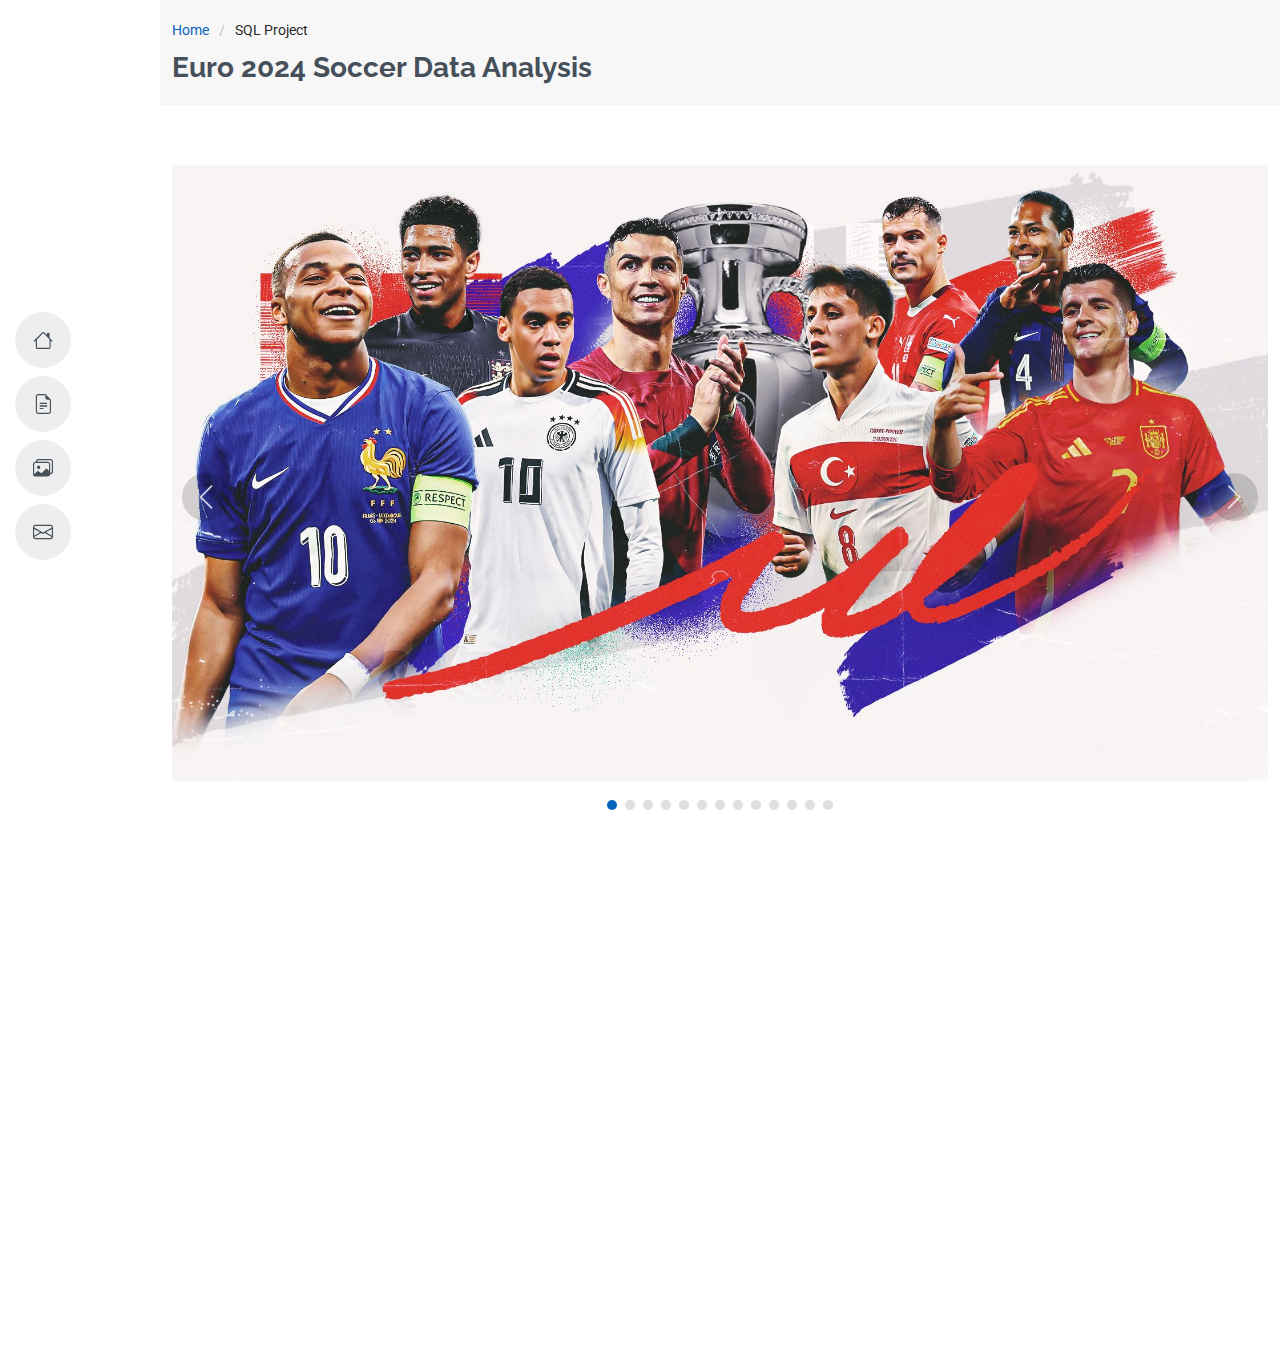
<file: project1.html>
<!DOCTYPE html>
<html lang="en">

<head>
  <meta charset="utf-8">
  <meta content="width=device-width, initial-scale=1.0" name="viewport">
  <title>Portfolio Details - MyResume Bootstrap Template</title>
  <meta content="" name="description">
  <meta content="" name="keywords">

  <!-- Favicons -->
  <link href="assets/img/favicon.png" rel="icon">
  <link href="assets/img/apple-touch-icon.png" rel="apple-touch-icon">

  <!-- Fonts -->
  <link href="https://fonts.googleapis.com" rel="preconnect">
  <link href="https://fonts.gstatic.com" rel="preconnect" crossorigin>
  <link href="https://fonts.googleapis.com/css2?family=Roboto:ital,wght@0,100;0,300;0,400;0,500;0,700;0,900;1,100;1,300;1,400;1,500;1,700;1,900&family=Poppins:ital,wght@0,100;0,200;0,300;0,400;0,500;0,600;0,700;0,800;0,900;1,100;1,200;1,300;1,400;1,500;1,600;1,700;1,800;1,900&family=Raleway:ital,wght@0,100;0,200;0,300;0,400;0,500;0,600;0,700;0,800;0,900;1,100;1,200;1,300;1,400;1,500;1,600;1,700;1,800;1,900&display=swap" rel="stylesheet">

  <!-- Vendor CSS Files -->
  <link href="assets/vendor/bootstrap/css/bootstrap.min.css" rel="stylesheet">
  <link href="assets/vendor/bootstrap-icons/bootstrap-icons.css" rel="stylesheet">
  <link href="assets/vendor/aos/aos.css" rel="stylesheet">
  <link href="assets/vendor/glightbox/css/glightbox.min.css" rel="stylesheet">
  <link href="assets/vendor/swiper/swiper-bundle.min.css" rel="stylesheet">

  <!-- Main CSS File -->
  <link href="assets/css/main.css" rel="stylesheet">

  <!-- =======================================================
  * Template Name: MyResume
  * Template URL: https://bootstrapmade.com/free-html-bootstrap-template-my-resume/
  * Updated: Jun 29 2024 with Bootstrap v5.3.3
  * Author: BootstrapMade.com
  * License: https://bootstrapmade.com/license/
  ======================================================== -->
</head>

<body class="portfolio-details-page">

  <header id="header" class="header d-flex flex-column justify-content-center">

    <i class="header-toggle d-xl-none bi bi-list"></i>

    <nav id="navmenu" class="navmenu">
      <ul>
        <li><a href="#hero"><i class="bi bi-house navicon"></i><span>Home</span></a></li>
        <li><a href="#resume"><i class="bi bi-file-earmark-text navicon"></i><span>Resume</span></a></li>
        <li><a href="#portfolio"><i class="bi bi-images navicon"></i><span>Portfolio</span></a></li>
        <li><a href="#contact"><i class="bi bi-envelope navicon"></i><span>Contact</span></a></li>
      </ul>
    </nav>

  </header>

  <main class="main">

    <!-- Page Title -->
    <div class="page-title" data-aos="fade">
      <div class="container">
        <nav class="breadcrumbs">
          <ol>
            <li><a href="index.html">Home</a></li>
            <li class="current">SQL Project</li>
          </ol>
        </nav>
        <h1>Euro 2024 Soccer Data Analysis</h1>
      </div>
    </div><!-- End Page Title -->

    <!-- Portfolio Details Section -->
    <section id="portfolio-details" class="portfolio-details section">

      <div class="container" data-aos="fade-up">

        <div class="portfolio-details-slider swiper init-swiper">
          <script type="application/json" class="swiper-config">
            {
              "loop": true,
              "speed": 600,
              "autoplay": {
                "delay": 5000
              },
              "slidesPerView": "auto",
              "navigation": {
                "nextEl": ".swiper-button-next",
                "prevEl": ".swiper-button-prev"
              },
              "pagination": {
                "el": ".swiper-pagination",
                "type": "bullets",
                "clickable": true
              }
            }
          </script>
          <div class="swiper-wrapper align-items-center">

            <div class="swiper-slide">
              <img src="assets\img\euro\11.jpg" alt="">
            </div>

            <div class="swiper-slide">
              <img src="assets\img\euro\22.png" alt="">
            </div>

            <div class="swiper-slide">
              <img src="assets\img\euro\33.png" alt="">
            </div>

            <div class="swiper-slide">
              <img src="assets\img\euro\44.png" alt="">
            </div>

            <div class="swiper-slide">
              <img src="assets\img\euro\55.png" alt="">
            </div>

            <div class="swiper-slide">
              <img src="assets\img\euro\66.png" alt="">
            </div>

            <div class="swiper-slide">
              <img src="assets\img\euro\77.png" alt="">
            </div>

            <div class="swiper-slide">
              <img src="assets\img\euro\88.png" alt="">
            </div>

            <div class="swiper-slide">
              <img src="assets\img\euro\99.png" alt="">
            </div>

            <div class="swiper-slide">
              <img src="assets\img\euro\100.png" alt="">
            </div>

            <div class="swiper-slide">
              <img src="assets\img\euro\101.png" alt="">
            </div>

            <div class="swiper-slide">
              <img src="assets\img\euro\102.png" alt="">
            </div>

            <div class="swiper-slide">
              <img src="assets\img\euro\103.png" alt="">
            </div>

          </div>
          <div class="swiper-button-prev"></div>
          <div class="swiper-button-next"></div>
          <div class="swiper-pagination"></div>
        </div>

        <div class="row justify-content-between gy-4 mt-4">

          <div class="col-lg-8" data-aos="fade-up">
            <div class="portfolio-description">
              <h2>This is an example of portfolio details</h2>
              <p>
                Autem ipsum nam porro corporis rerum. Quis eos dolorem eos itaque inventore commodi labore quia quia. Exercitationem repudiandae officiis neque suscipit non officia eaque itaque enim. Voluptatem officia accusantium nesciunt est omnis tempora consectetur dignissimos. Sequi nulla at esse enim cum deserunt eius.
              </p>
              <p>
                Amet consequatur qui dolore veniam voluptatem voluptatem sit. Non aspernatur atque natus ut cum nam et. Praesentium error dolores rerum minus sequi quia veritatis eum. Eos et doloribus doloremque nesciunt molestiae laboriosam.
              </p>
<!-- 
              <div class="testimonial-item">
                <p>
                  <i class="bi bi-quote quote-icon-left"></i>
                  <span>Export tempor illum tamen malis malis eram quae irure esse labore quem cillum quid cillum eram malis quorum velit fore eram velit sunt aliqua noster fugiat irure amet legam anim culpa.</span>
                  <i class="bi bi-quote quote-icon-right"></i>
                </p>
                <div>
                  <img src="assets/img/testimonials/testimonials-2.jpg" class="testimonial-img" alt="">
                  <h3>Sara Wilsson</h3>
                  <h4>Designer</h4>
                </div>
              </div> -->

              <p>
                Impedit ipsum quae et aliquid doloribus et voluptatem quasi. Perspiciatis occaecati earum et magnam animi. Quibusdam non qui ea vitae suscipit vitae sunt. Repudiandae incidunt cumque minus deserunt assumenda tempore. Delectus voluptas necessitatibus est.
              </p>

              <p>
                Sunt voluptatum sapiente facilis quo odio aut ipsum repellat debitis. Molestiae et autem libero. Explicabo et quod necessitatibus similique quis dolor eum. Numquam eaque praesentium rem et qui nesciunt.
              </p>

            </div>
          </div>

          <div class="col-lg-3" data-aos="fade-up" data-aos-delay="100">
            <div class="portfolio-info">
              <h3>Project information</h3>
              <ul>
                <li><strong>Category</strong> Web design</li>
                <li><strong>Client</strong> ASU Company</li>
                <li><strong>Project date</strong> 01 March, 2020</li>
                <li><strong>Project URL</strong> <a href="#">www.example.com</a></li>
                <li><a href="https://www.datacamp.com/datalab/w/e9e83c64-1b00-4d4a-8041-8f93600f1606/edit#a671bedf-6a8c-471d-b9a0-d9884fc95b10" class="btn-visit align-self-start">Visit Website</a></li>
              </ul>
            </div>
          </div>

        </div>

      </div>

    </section><!-- /Portfolio Details Section -->

  </main>

  <!-- <footer id="footer" class="footer position-relative light-background">
    <div class="container">
      <h3 class="sitename">Lojain Zayan</h3>
      <p>Et aut eum quis fuga eos sunt ipsa nihil. Labore corporis magni eligendi fuga maxime saepe commodi placeat.</p>
      <div class="social-links d-flex justify-content-center">
        <a href=""><i class="bi bi-twitter-x"></i></a>
        <a href=""><i class="bi bi-facebook"></i></a>
        <a href=""><i class="bi bi-instagram"></i></a>
        <a href=""><i class="bi bi-skype"></i></a>
        <a href=""><i class="bi bi-linkedin"></i></a>
      </div>
      <div class="container">
        <div class="copyright">
          <span>Copyright</span> <strong class="px-1 sitename">Alex Smith</strong> <span>All Rights Reserved</span>
        </div>
        <div class="credits"> -->
          <!-- All the links in the footer should remain intact. -->
          <!-- You can delete the links only if you've purchased the pro version. -->
          <!-- Licensing information: https://bootstrapmade.com/license/ -->
          <!-- Purchase the pro version with working PHP/AJAX contact form: [buy-url] -->
          <!-- Designed by <a href="https://bootstrapmade.com/">BootstrapMade</a>
        </div>
      </div>
    </div>
  </footer> -->

  <!-- Scroll Top -->
  <a href="#" id="scroll-top" class="scroll-top d-flex align-items-center justify-content-center"><i class="bi bi-arrow-up-short"></i></a>

  <!-- Preloader -->
  <div id="preloader"></div>

  <!-- Vendor JS Files -->
  <script src="assets/vendor/bootstrap/js/bootstrap.bundle.min.js"></script>
  <script src="assets/vendor/php-email-form/validate.js"></script>
  <script src="assets/vendor/aos/aos.js"></script>
  <script src="assets/vendor/typed.js/typed.umd.js"></script>
  <script src="assets/vendor/purecounter/purecounter_vanilla.js"></script>
  <script src="assets/vendor/waypoints/noframework.waypoints.js"></script>
  <script src="assets/vendor/glightbox/js/glightbox.min.js"></script>
  <script src="assets/vendor/imagesloaded/imagesloaded.pkgd.min.js"></script>
  <script src="assets/vendor/isotope-layout/isotope.pkgd.min.js"></script>
  <script src="assets/vendor/swiper/swiper-bundle.min.js"></script>

  <!-- Main JS File -->
  <script src="assets/js/main.js"></script>

</body>

</html>
</file>
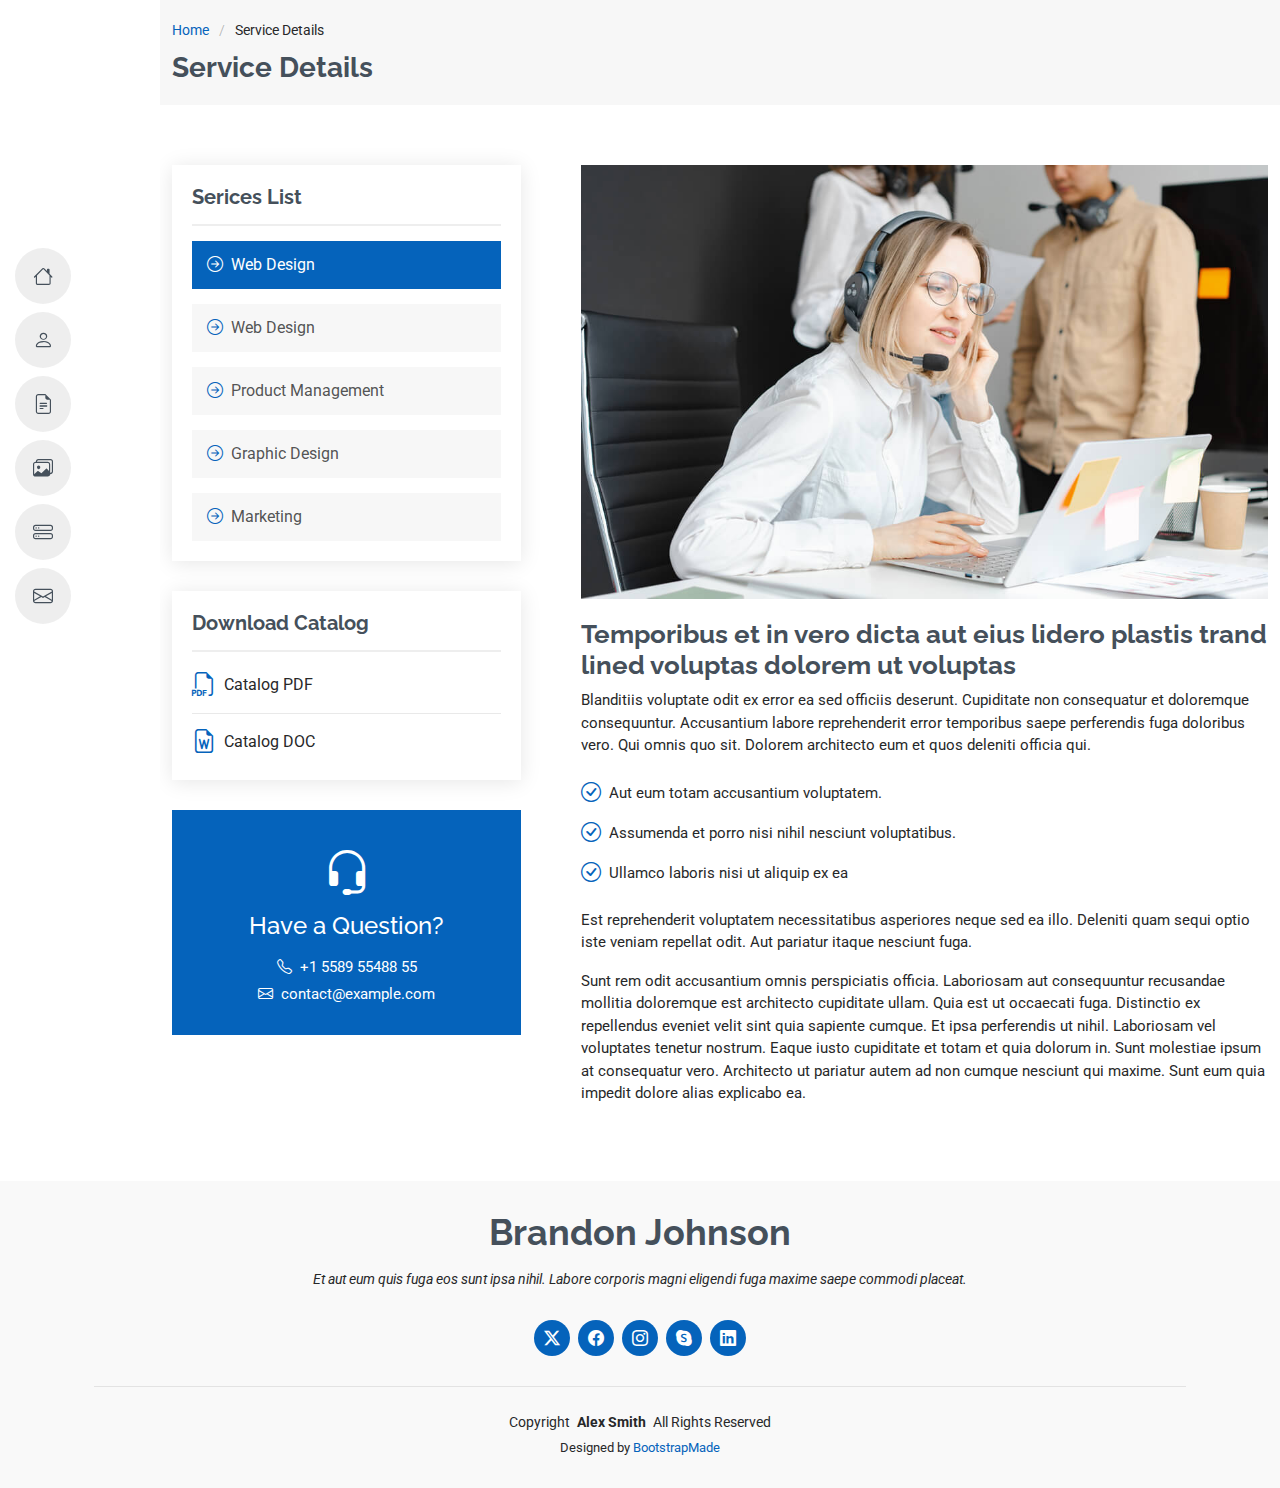
<file: service-details.html>
<!DOCTYPE html>
<html lang="en">

<head>
  <meta charset="utf-8">
  <meta content="width=device-width, initial-scale=1.0" name="viewport">
  <title>Service Details - MyResume Bootstrap Template</title>
  <meta content="" name="description">
  <meta content="" name="keywords">

  <!-- Favicons -->
  <link href="assets/img/favicon.png" rel="icon">
  <link href="assets/img/apple-touch-icon.png" rel="apple-touch-icon">

  <!-- Fonts -->
  <link href="https://fonts.googleapis.com" rel="preconnect">
  <link href="https://fonts.gstatic.com" rel="preconnect" crossorigin>
  <link href="https://fonts.googleapis.com/css2?family=Roboto:ital,wght@0,100;0,300;0,400;0,500;0,700;0,900;1,100;1,300;1,400;1,500;1,700;1,900&family=Poppins:ital,wght@0,100;0,200;0,300;0,400;0,500;0,600;0,700;0,800;0,900;1,100;1,200;1,300;1,400;1,500;1,600;1,700;1,800;1,900&family=Raleway:ital,wght@0,100;0,200;0,300;0,400;0,500;0,600;0,700;0,800;0,900;1,100;1,200;1,300;1,400;1,500;1,600;1,700;1,800;1,900&display=swap" rel="stylesheet">

  <!-- Vendor CSS Files -->
  <link href="assets/vendor/bootstrap/css/bootstrap.min.css" rel="stylesheet">
  <link href="assets/vendor/bootstrap-icons/bootstrap-icons.css" rel="stylesheet">
  <link href="assets/vendor/aos/aos.css" rel="stylesheet">
  <link href="assets/vendor/glightbox/css/glightbox.min.css" rel="stylesheet">
  <link href="assets/vendor/swiper/swiper-bundle.min.css" rel="stylesheet">

  <!-- Main CSS File -->
  <link href="assets/css/main.css" rel="stylesheet">

  <!-- =======================================================
  * Template Name: MyResume
  * Template URL: https://bootstrapmade.com/free-html-bootstrap-template-my-resume/
  * Updated: Jun 29 2024 with Bootstrap v5.3.3
  * Author: BootstrapMade.com
  * License: https://bootstrapmade.com/license/
  ======================================================== -->
</head>

<body class="service-details-page">

  <header id="header" class="header d-flex flex-column justify-content-center">

    <i class="header-toggle d-xl-none bi bi-list"></i>

    <nav id="navmenu" class="navmenu">
      <ul>
        <li><a href="#hero"><i class="bi bi-house navicon"></i><span>Home</span></a></li>
        <li><a href="#about"><i class="bi bi-person navicon"></i><span>About</span></a></li>
        <li><a href="#resume"><i class="bi bi-file-earmark-text navicon"></i><span>Resume</span></a></li>
        <li><a href="#portfolio"><i class="bi bi-images navicon"></i><span>Portfolio</span></a></li>
        <li><a href="#services"><i class="bi bi-hdd-stack navicon"></i><span>Services</span></a></li>
        <li><a href="#contact"><i class="bi bi-envelope navicon"></i><span>Contact</span></a></li>
      </ul>
    </nav>

  </header>

  <main class="main">

    <!-- Page Title -->
    <div class="page-title" data-aos="fade">
      <div class="container">
        <nav class="breadcrumbs">
          <ol>
            <li><a href="index.html">Home</a></li>
            <li class="current">Service Details</li>
          </ol>
        </nav>
        <h1>Service Details</h1>
      </div>
    </div><!-- End Page Title -->

    <!-- Service Details Section -->
    <section id="service-details" class="service-details section">

      <div class="container">

        <div class="row gy-5">

          <div class="col-lg-4" data-aos="fade-up" data-aos-delay="100">

            <div class="service-box">
              <h4>Serices List</h4>
              <div class="services-list">
                <a href="#" class="active"><i class="bi bi-arrow-right-circle"></i><span>Web Design</span></a>
                <a href="#"><i class="bi bi-arrow-right-circle"></i><span>Web Design</span></a>
                <a href="#"><i class="bi bi-arrow-right-circle"></i><span>Product Management</span></a>
                <a href="#"><i class="bi bi-arrow-right-circle"></i><span>Graphic Design</span></a>
                <a href="#"><i class="bi bi-arrow-right-circle"></i><span>Marketing</span></a>
              </div>
            </div><!-- End Services List -->

            <div class="service-box">
              <h4>Download Catalog</h4>
              <div class="download-catalog">
                <a href="#"><i class="bi bi-filetype-pdf"></i><span>Catalog PDF</span></a>
                <a href="#"><i class="bi bi-file-earmark-word"></i><span>Catalog DOC</span></a>
              </div>
            </div><!-- End Services List -->

            <div class="help-box d-flex flex-column justify-content-center align-items-center">
              <i class="bi bi-headset help-icon"></i>
              <h4>Have a Question?</h4>
              <p class="d-flex align-items-center mt-2 mb-0"><i class="bi bi-telephone me-2"></i> <span>+1 5589 55488 55</span></p>
              <p class="d-flex align-items-center mt-1 mb-0"><i class="bi bi-envelope me-2"></i> <a href="mailto:contact@example.com">contact@example.com</a></p>
            </div>

          </div>

          <div class="col-lg-8 ps-lg-5" data-aos="fade-up" data-aos-delay="200">
            <img src="assets/img/services.jpg" alt="" class="img-fluid services-img">
            <h3>Temporibus et in vero dicta aut eius lidero plastis trand lined voluptas dolorem ut voluptas</h3>
            <p>
              Blanditiis voluptate odit ex error ea sed officiis deserunt. Cupiditate non consequatur et doloremque consequuntur. Accusantium labore reprehenderit error temporibus saepe perferendis fuga doloribus vero. Qui omnis quo sit. Dolorem architecto eum et quos deleniti officia qui.
            </p>
            <ul>
              <li><i class="bi bi-check-circle"></i> <span>Aut eum totam accusantium voluptatem.</span></li>
              <li><i class="bi bi-check-circle"></i> <span>Assumenda et porro nisi nihil nesciunt voluptatibus.</span></li>
              <li><i class="bi bi-check-circle"></i> <span>Ullamco laboris nisi ut aliquip ex ea</span></li>
            </ul>
            <p>
              Est reprehenderit voluptatem necessitatibus asperiores neque sed ea illo. Deleniti quam sequi optio iste veniam repellat odit. Aut pariatur itaque nesciunt fuga.
            </p>
            <p>
              Sunt rem odit accusantium omnis perspiciatis officia. Laboriosam aut consequuntur recusandae mollitia doloremque est architecto cupiditate ullam. Quia est ut occaecati fuga. Distinctio ex repellendus eveniet velit sint quia sapiente cumque. Et ipsa perferendis ut nihil. Laboriosam vel voluptates tenetur nostrum. Eaque iusto cupiditate et totam et quia dolorum in. Sunt molestiae ipsum at consequatur vero. Architecto ut pariatur autem ad non cumque nesciunt qui maxime. Sunt eum quia impedit dolore alias explicabo ea.
            </p>
          </div>

        </div>

      </div>

    </section><!-- /Service Details Section -->

  </main>

  <footer id="footer" class="footer position-relative light-background">
    <div class="container">
      <h3 class="sitename">Brandon Johnson</h3>
      <p>Et aut eum quis fuga eos sunt ipsa nihil. Labore corporis magni eligendi fuga maxime saepe commodi placeat.</p>
      <div class="social-links d-flex justify-content-center">
        <a href=""><i class="bi bi-twitter-x"></i></a>
        <a href=""><i class="bi bi-facebook"></i></a>
        <a href=""><i class="bi bi-instagram"></i></a>
        <a href=""><i class="bi bi-skype"></i></a>
        <a href=""><i class="bi bi-linkedin"></i></a>
      </div>
      <div class="container">
        <div class="copyright">
          <span>Copyright</span> <strong class="px-1 sitename">Alex Smith</strong> <span>All Rights Reserved</span>
        </div>
        <div class="credits">
          <!-- All the links in the footer should remain intact. -->
          <!-- You can delete the links only if you've purchased the pro version. -->
          <!-- Licensing information: https://bootstrapmade.com/license/ -->
          <!-- Purchase the pro version with working PHP/AJAX contact form: [buy-url] -->
          Designed by <a href="https://bootstrapmade.com/">BootstrapMade</a>
        </div>
      </div>
    </div>
  </footer>

  <!-- Scroll Top -->
  <a href="#" id="scroll-top" class="scroll-top d-flex align-items-center justify-content-center"><i class="bi bi-arrow-up-short"></i></a>

  <!-- Preloader -->
  <div id="preloader"></div>

  <!-- Vendor JS Files -->
  <script src="assets/vendor/bootstrap/js/bootstrap.bundle.min.js"></script>
  <script src="assets/vendor/php-email-form/validate.js"></script>
  <script src="assets/vendor/aos/aos.js"></script>
  <script src="assets/vendor/typed.js/typed.umd.js"></script>
  <script src="assets/vendor/purecounter/purecounter_vanilla.js"></script>
  <script src="assets/vendor/waypoints/noframework.waypoints.js"></script>
  <script src="assets/vendor/glightbox/js/glightbox.min.js"></script>
  <script src="assets/vendor/imagesloaded/imagesloaded.pkgd.min.js"></script>
  <script src="assets/vendor/isotope-layout/isotope.pkgd.min.js"></script>
  <script src="assets/vendor/swiper/swiper-bundle.min.js"></script>

  <!-- Main JS File -->
  <script src="assets/js/main.js"></script>

</body>

</html>
</file>
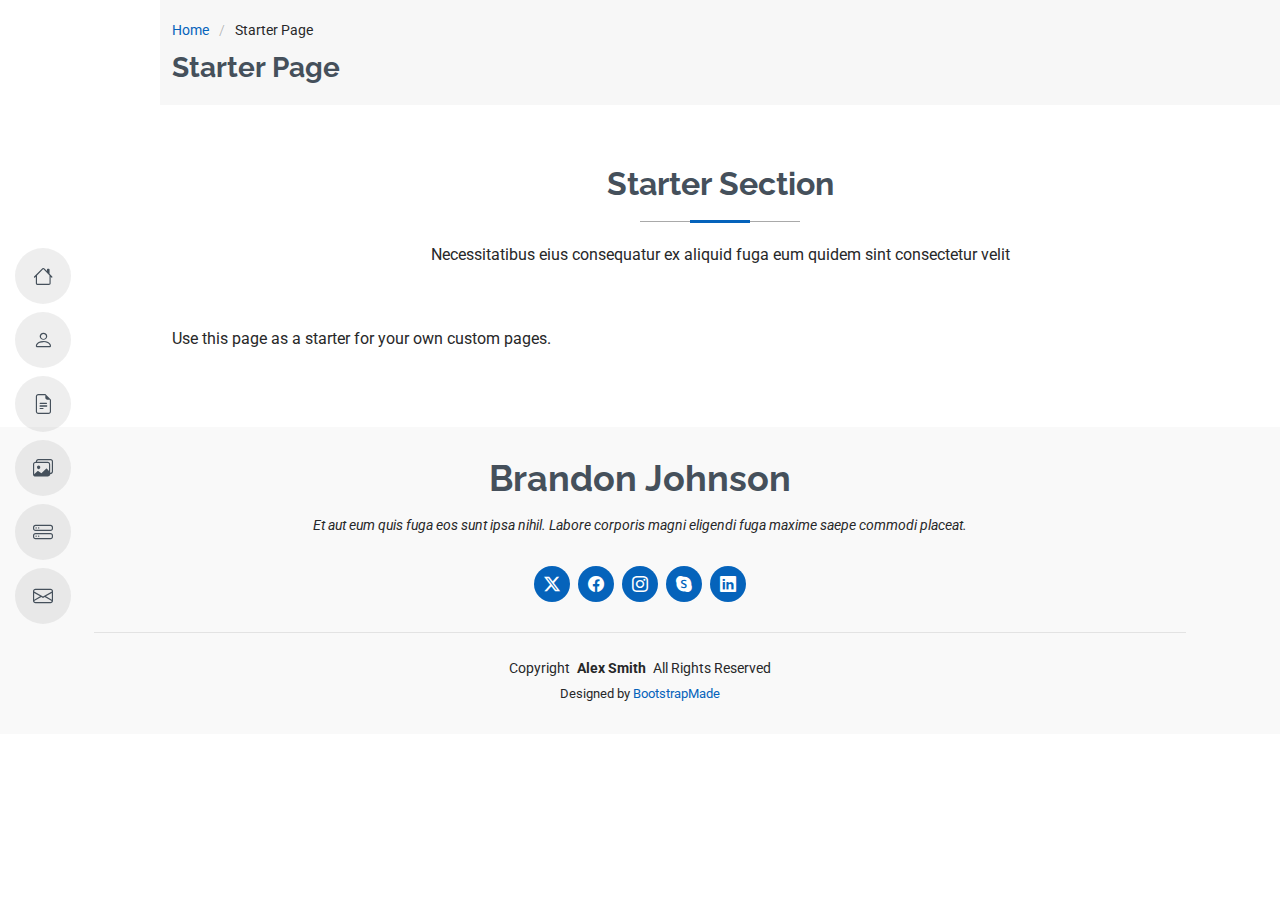
<file: starter-page.html>
<!DOCTYPE html>
<html lang="en">

<head>
  <meta charset="utf-8">
  <meta content="width=device-width, initial-scale=1.0" name="viewport">
  <title>Starter Page - MyResume Bootstrap Template</title>
  <meta content="" name="description">
  <meta content="" name="keywords">

  <!-- Favicons -->
  <link href="assets/img/favicon.png" rel="icon">
  <link href="assets/img/apple-touch-icon.png" rel="apple-touch-icon">

  <!-- Fonts -->
  <link href="https://fonts.googleapis.com" rel="preconnect">
  <link href="https://fonts.gstatic.com" rel="preconnect" crossorigin>
  <link href="https://fonts.googleapis.com/css2?family=Roboto:ital,wght@0,100;0,300;0,400;0,500;0,700;0,900;1,100;1,300;1,400;1,500;1,700;1,900&family=Poppins:ital,wght@0,100;0,200;0,300;0,400;0,500;0,600;0,700;0,800;0,900;1,100;1,200;1,300;1,400;1,500;1,600;1,700;1,800;1,900&family=Raleway:ital,wght@0,100;0,200;0,300;0,400;0,500;0,600;0,700;0,800;0,900;1,100;1,200;1,300;1,400;1,500;1,600;1,700;1,800;1,900&display=swap" rel="stylesheet">

  <!-- Vendor CSS Files -->
  <link href="assets/vendor/bootstrap/css/bootstrap.min.css" rel="stylesheet">
  <link href="assets/vendor/bootstrap-icons/bootstrap-icons.css" rel="stylesheet">
  <link href="assets/vendor/aos/aos.css" rel="stylesheet">
  <link href="assets/vendor/glightbox/css/glightbox.min.css" rel="stylesheet">
  <link href="assets/vendor/swiper/swiper-bundle.min.css" rel="stylesheet">

  <!-- Main CSS File -->
  <link href="assets/css/main.css" rel="stylesheet">

  <!-- =======================================================
  * Template Name: MyResume
  * Template URL: https://bootstrapmade.com/free-html-bootstrap-template-my-resume/
  * Updated: Jun 29 2024 with Bootstrap v5.3.3
  * Author: BootstrapMade.com
  * License: https://bootstrapmade.com/license/
  ======================================================== -->
</head>

<body class="starter-page-page">

  <header id="header" class="header d-flex flex-column justify-content-center">

    <i class="header-toggle d-xl-none bi bi-list"></i>

    <nav id="navmenu" class="navmenu">
      <ul>
        <li><a href="#hero"><i class="bi bi-house navicon"></i><span>Home</span></a></li>
        <li><a href="#about"><i class="bi bi-person navicon"></i><span>About</span></a></li>
        <li><a href="#resume"><i class="bi bi-file-earmark-text navicon"></i><span>Resume</span></a></li>
        <li><a href="#portfolio"><i class="bi bi-images navicon"></i><span>Portfolio</span></a></li>
        <li><a href="#services"><i class="bi bi-hdd-stack navicon"></i><span>Services</span></a></li>
        <li><a href="#contact"><i class="bi bi-envelope navicon"></i><span>Contact</span></a></li>
      </ul>
    </nav>

  </header>

  <main class="main">

    <!-- Page Title -->
    <div class="page-title" data-aos="fade">
      <div class="container">
        <nav class="breadcrumbs">
          <ol>
            <li><a href="index.html">Home</a></li>
            <li class="current">Starter Page</li>
          </ol>
        </nav>
        <h1>Starter Page</h1>
      </div>
    </div><!-- End Page Title -->

    <!-- Starter Section Section -->
    <section id="starter-section" class="starter-section section">

      <!-- Section Title -->
      <div class="container section-title" data-aos="fade-up">
        <h2>Starter Section</h2>
        <p>Necessitatibus eius consequatur ex aliquid fuga eum quidem sint consectetur velit</p>
      </div><!-- End Section Title -->

      <div class="container" data-aos="fade-up">
        <p>Use this page as a starter for your own custom pages.</p>
      </div>

    </section><!-- /Starter Section Section -->

  </main>

  <footer id="footer" class="footer position-relative light-background">
    <div class="container">
      <h3 class="sitename">Brandon Johnson</h3>
      <p>Et aut eum quis fuga eos sunt ipsa nihil. Labore corporis magni eligendi fuga maxime saepe commodi placeat.</p>
      <div class="social-links d-flex justify-content-center">
        <a href=""><i class="bi bi-twitter-x"></i></a>
        <a href=""><i class="bi bi-facebook"></i></a>
        <a href=""><i class="bi bi-instagram"></i></a>
        <a href=""><i class="bi bi-skype"></i></a>
        <a href=""><i class="bi bi-linkedin"></i></a>
      </div>
      <div class="container">
        <div class="copyright">
          <span>Copyright</span> <strong class="px-1 sitename">Alex Smith</strong> <span>All Rights Reserved</span>
        </div>
        <div class="credits">
          <!-- All the links in the footer should remain intact. -->
          <!-- You can delete the links only if you've purchased the pro version. -->
          <!-- Licensing information: https://bootstrapmade.com/license/ -->
          <!-- Purchase the pro version with working PHP/AJAX contact form: [buy-url] -->
          Designed by <a href="https://bootstrapmade.com/">BootstrapMade</a>
        </div>
      </div>
    </div>
  </footer>

  <!-- Scroll Top -->
  <a href="#" id="scroll-top" class="scroll-top d-flex align-items-center justify-content-center"><i class="bi bi-arrow-up-short"></i></a>

  <!-- Preloader -->
  <div id="preloader"></div>

  <!-- Vendor JS Files -->
  <script src="assets/vendor/bootstrap/js/bootstrap.bundle.min.js"></script>
  <script src="assets/vendor/php-email-form/validate.js"></script>
  <script src="assets/vendor/aos/aos.js"></script>
  <script src="assets/vendor/typed.js/typed.umd.js"></script>
  <script src="assets/vendor/purecounter/purecounter_vanilla.js"></script>
  <script src="assets/vendor/waypoints/noframework.waypoints.js"></script>
  <script src="assets/vendor/glightbox/js/glightbox.min.js"></script>
  <script src="assets/vendor/imagesloaded/imagesloaded.pkgd.min.js"></script>
  <script src="assets/vendor/isotope-layout/isotope.pkgd.min.js"></script>
  <script src="assets/vendor/swiper/swiper-bundle.min.js"></script>

  <!-- Main JS File -->
  <script src="assets/js/main.js"></script>

</body>

</html>
</file>
<file: assets/css/main.css>
/**
* Template Name: MyResume
* Template URL: https://bootstrapmade.com/free-html-bootstrap-template-my-resume/
* Updated: Jun 29 2024 with Bootstrap v5.3.3
* Author: BootstrapMade.com
* License: https://bootstrapmade.com/license/
*/

/*--------------------------------------------------------------
# Font & Color Variables
# Help: https://bootstrapmade.com/color-system/
--------------------------------------------------------------*/
/* Fonts */
:root {
  --default-font: "Roboto",  system-ui, -apple-system, "Segoe UI", Roboto, "Helvetica Neue", Arial, "Noto Sans", "Liberation Sans", sans-serif, "Apple Color Emoji", "Segoe UI Emoji", "Segoe UI Symbol", "Noto Color Emoji";
  --heading-font: "Raleway",  sans-serif;
  --nav-font: "Poppins",  sans-serif;
}

/* Global Colors - The following color variables are used throughout the website. Updating them here will change the color scheme of the entire website */
:root { 
  --background-color: #ffffff; /* Background color for the entire website, including individual sections */
  --default-color: #272829; /* Default color used for the majority of the text content across the entire website */
  --heading-color: #45505b; /* Color for headings, subheadings and title throughout the website */
  --accent-color: #0563bb; /* Accent color that represents your brand on the website. It's used for buttons, links, and other elements that need to stand out */
  --surface-color: #ffffff; /* The surface color is used as a background of boxed elements within sections, such as cards, icon boxes, or other elements that require a visual separation from the global background. */
  --contrast-color: #ffffff; /* Contrast color for text, ensuring readability against backgrounds of accent, heading, or default colors. */
}

/* Nav Menu Colors - The following color variables are used specifically for the navigation menu. They are separate from the global colors to allow for more customization options */
:root {
  --nav-color: #45505b;  /* The default color of the main navmenu links */
  --nav-hover-color: #0563bb; /* Applied to main navmenu links when they are hovered over or active */
  --nav-mobile-background-color: #ffffff; /* Used as the background color for mobile navigation menu */
  --nav-dropdown-background-color: #ffffff; /* Used as the background color for dropdown items that appear when hovering over primary navigation items */
  --nav-dropdown-color: #212529; /* Used for navigation links of the dropdown items in the navigation menu. */
  --nav-dropdown-hover-color: #0563bb; /* Similar to --nav-hover-color, this color is applied to dropdown navigation links when they are hovered over. */
}

/* Color Presets - These classes override global colors when applied to any section or element, providing reuse of the sam color scheme. */

.light-background {
  --background-color: #f9f9f9;
  --surface-color: #ffffff;
}

.dark-background {
  --background-color: #060606;
  --default-color: #ffffff;
  --heading-color: #ffffff;
  --surface-color: #252525;
  --contrast-color: #ffffff;
}

/* Smooth scroll */
:root {
  scroll-behavior: smooth;
}

/*--------------------------------------------------------------
# General Styling & Shared Classes
--------------------------------------------------------------*/
body {
  color: var(--default-color);
  background-color: var(--background-color);
  font-family: var(--default-font);
}

a {
  color: var(--accent-color);
  text-decoration: none;
  transition: 0.3s;
}

a:hover {
  color: color-mix(in srgb, var(--accent-color), transparent 25%);
  text-decoration: none;
}

h1,
h2,
h3,
h4,
h5,
h6 {
  color: var(--heading-color);
  font-family: var(--heading-font);
}

/* PHP Email Form Messages
------------------------------*/
.php-email-form .error-message {
  display: none;
  background: #df1529;
  color: #ffffff;
  text-align: left;
  padding: 15px;
  margin-bottom: 24px;
  font-weight: 600;
}

.php-email-form .sent-message {
  display: none;
  color: #ffffff;
  background: #059652;
  text-align: center;
  padding: 15px;
  margin-bottom: 24px;
  font-weight: 600;
}

.php-email-form .loading {
  display: none;
  background: var(--surface-color);
  text-align: center;
  padding: 15px;
  margin-bottom: 24px;
}

.php-email-form .loading:before {
  content: "";
  display: inline-block;
  border-radius: 50%;
  width: 24px;
  height: 24px;
  margin: 0 10px -6px 0;
  border: 3px solid var(--accent-color);
  border-top-color: var(--surface-color);
  animation: php-email-form-loading 1s linear infinite;
}

@keyframes php-email-form-loading {
  0% {
    transform: rotate(0deg);
  }

  100% {
    transform: rotate(360deg);
  }
}

/*--------------------------------------------------------------
# Global Header
--------------------------------------------------------------*/
.header {
  color: var(--default-color);
  position: fixed;
  top: 0;
  left: 0;
  bottom: 0;
  padding: 0 15px;
  transition: all ease-in-out 0.3s;
  overflow-y: auto;
  z-index: 997;
  min-width: 200px;
}

@media (max-width: 1199px) {
  .header {
    background-color: var(--background-color);
    border-right: 1px solid color-mix(in srgb, var(--default-color), transparent 90%);
    width: 300px;
    left: -100%;
  }
}

@media (min-width: 1200px) and (max-width: 1600px) {
  .header~main {
    margin-left: 160px;
  }

  .header~main .hero {
    margin-left: -160px;
    width: 100vw;
  }
}

.header.header-show {
  left: 0;
}

.header .header-toggle {
  color: var(--contrast-color);
  background-color: var(--accent-color);
  font-size: 22px;
  display: flex;
  align-items: center;
  justify-content: center;
  width: 40px;
  height: 40px;
  border-radius: 50%;
  cursor: pointer;
  position: fixed;
  top: 15px;
  right: 15px;
  z-index: 9999;
  transition: background-color 0.3s;
}

.header .header-toggle:hover {
  color: var(--contrast-color);
  background-color: color-mix(in srgb, var(--accent-color) 90%, white 15%);
}

/*--------------------------------------------------------------
# Navigation Menu
--------------------------------------------------------------*/
.navmenu {
  padding: 0;
  z-index: 9997;
}

.navmenu ul {
  list-style: none;
  padding: 0 0 20px 0;
  margin: 0;
  width: 140px;
}

.navmenu a,
.navmenu a:focus {
  color: var(--nav-color);
  font-family: var(--nav-font);
  display: flex;
  align-items: center;
  padding: 10px 18px;
  margin-bottom: 8px;
  font-size: 15px;
  border-radius: 50px;
  background: color-mix(in srgb, var(--default-color), transparent 92%);
  height: 56px;
  width: 100%;
  overflow: hidden;
  transition: 0.3s;
}

.navmenu a i,
.navmenu a:focus i {
  font-size: 20px;
}

.navmenu a span,
.navmenu a:focus span {
  padding: 0 5px 0 7px;
}

@media (min-width: 992px) {

  .navmenu a,
  .navmenu a:focus {
    max-width: 56px;
  }

  .navmenu a span,
  .navmenu a:focus span {
    display: none;
  }
}

.navmenu a:hover,
.navmenu .active,
.navmenu .active:focus,
.navmenu li:hover>a {
  color: var(--contrast-color);
  background: var(--nav-hover-color);
}

.navmenu a:hover,
.navmenu li:hover>a {
  max-width: 100%;
  color: var(--contrast-color);
}

.navmenu a:hover span,
.navmenu li:hover>a span {
  display: block;
}

/*--------------------------------------------------------------
# Global Footer
--------------------------------------------------------------*/
.footer {
  color: var(--default-color);
  background-color: var(--background-color);
  font-size: 14px;
  text-align: center;
  padding: 30px 0;
  position: relative;
}

.footer h3 {
  font-size: 36px;
  font-weight: 700;
  position: relative;
  padding: 0;
  margin: 0 0 15px 0;
}

.footer p {
  font-size: 15;
  font-style: italic;
  padding: 0;
  margin: 0 0 30px 0;
}

.footer .social-links {
  margin: 0 0 30px 0;
}

.footer .social-links a {
  font-size: 16px;
  display: flex;
  align-items: center;
  justify-content: center;
  background: var(--accent-color);
  color: var(--contrast-color);
  line-height: 1;
  margin: 0 4px;
  border-radius: 50%;
  text-align: center;
  width: 36px;
  height: 36px;
  transition: 0.3s;
}

.footer .social-links a:hover {
  background: color-mix(in srgb, var(--accent-color), transparent 20%);
  text-decoration: none;
}

.footer .copyright {
  padding-top: 25px;
  border-top: 1px solid color-mix(in srgb, var(--default-color), transparent 90%);
}

.footer .credits {
  font-size: 13px;
  padding-top: 5px;
}

/*--------------------------------------------------------------
# Preloader
--------------------------------------------------------------*/
#preloader {
  position: fixed;
  inset: 0;
  z-index: 999999;
  overflow: hidden;
  background: var(--background-color);
  transition: all 0.6s ease-out;
}

#preloader:before {
  content: "";
  position: fixed;
  top: calc(50% - 30px);
  left: calc(50% - 30px);
  border: 6px solid #ffffff;
  border-color: var(--accent-color) transparent var(--accent-color) transparent;
  border-radius: 50%;
  width: 60px;
  height: 60px;
  animation: animate-preloader 1.5s linear infinite;
}

@keyframes animate-preloader {
  0% {
    transform: rotate(0deg);
  }

  100% {
    transform: rotate(360deg);
  }
}

/*--------------------------------------------------------------
# Scroll Top Button
--------------------------------------------------------------*/
.scroll-top {
  position: fixed;
  visibility: hidden;
  opacity: 0;
  right: 15px;
  bottom: -15px;
  z-index: 99999;
  background-color: var(--accent-color);
  width: 44px;
  height: 44px;
  border-radius: 50px;
  transition: all 0.4s;
}

.scroll-top i {
  font-size: 24px;
  color: var(--contrast-color);
  line-height: 0;
}

.scroll-top:hover {
  background-color: color-mix(in srgb, var(--accent-color), transparent 20%);
  color: var(--contrast-color);
}

.scroll-top.active {
  visibility: visible;
  opacity: 1;
  bottom: 15px;
}

/*--------------------------------------------------------------
# Disable aos animation delay on mobile devices
--------------------------------------------------------------*/
@media screen and (max-width: 768px) {
  [data-aos-delay] {
    transition-delay: 0 !important;
  }
}

/*--------------------------------------------------------------
# Global Page Titles & Breadcrumbs
--------------------------------------------------------------*/
.page-title {
  --background-color: color-mix(in srgb, var(--default-color), transparent 96%);
  color: var(--default-color);
  background-color: var(--background-color);
  padding: 20px 0;
  position: relative;
}

.page-title h1 {
  font-size: 28px;
  font-weight: 700;
  margin: 0;
}

.page-title .breadcrumbs ol {
  display: flex;
  flex-wrap: wrap;
  list-style: none;
  padding: 0 0 10px 0;
  margin: 0;
  font-size: 14px;
  font-weight: 400;
}

.page-title .breadcrumbs ol li+li {
  padding-left: 10px;
}

.page-title .breadcrumbs ol li+li::before {
  content: "/";
  display: inline-block;
  padding-right: 10px;
  color: color-mix(in srgb, var(--default-color), transparent 70%);
}

/*--------------------------------------------------------------
# Global Sections
--------------------------------------------------------------*/
section,
.section {
  color: var(--default-color);
  background-color: var(--background-color);
  padding: 60px 0;
  overflow: clip;
}

/*--------------------------------------------------------------
# Global Section Titles
--------------------------------------------------------------*/
.section-title {
  text-align: center;
  padding-bottom: 60px;
  position: relative;
}

.section-title h2 {
  font-size: 32px;
  font-weight: 700;
  margin-bottom: 20px;
  padding-bottom: 20px;
  position: relative;
}

.section-title h2:before {
  content: "";
  position: absolute;
  display: block;
  width: 160px;
  height: 1px;
  background: color-mix(in srgb, var(--default-color), transparent 60%);
  left: 0;
  right: 0;
  bottom: 1px;
  margin: auto;
}

.section-title h2::after {
  content: "";
  position: absolute;
  display: block;
  width: 60px;
  height: 3px;
  background: var(--accent-color);
  left: 0;
  right: 0;
  bottom: 0;
  margin: auto;
}

.section-title p {
  margin-bottom: 0;
}

/*--------------------------------------------------------------
# Hero Section
--------------------------------------------------------------*/
.hero {
  width: 100%;
  min-height: 100vh;
  position: relative;
  padding: 80px 0;
  display: flex;
  align-items: center;
  justify-content: center;
}

.hero img {
  position: absolute;
  inset: 0;
  display: block;
  width: 100%;
  height: 100%;
  object-fit: cover;
  z-index: 1;
}

.hero:before {
  content: "";
  background: color-mix(in srgb, var(--background-color), transparent 30%);
  position: absolute;
  inset: 0;
  z-index: 2;
}

.hero .container {
  position: relative;
  z-index: 3;
}

.hero h2 {
  margin: 0;
  font-size: 64px;
  font-weight: 700;
}

.hero p {
  margin: 5px 0 0 0;
  font-size: 26px;
}

.hero p span {
  letter-spacing: 1px;
  border-bottom: 2px solid var(--accent-color);
}

.hero .social-links {
  margin-top: 25px;
}

.hero .social-links a {
  font-size: 20px;
  display: inline-block;
  color: color-mix(in srgb, var(--default-color), transparent 30%);
  line-height: 1;
  margin-right: 20px;
  transition: 0.3s;
}

.hero .social-links a:hover {
  color: var(--accent-color);
}

@media (max-width: 768px) {
  .hero h2 {
    font-size: 32px;
  }

  .hero p {
    font-size: 20px;
  }
}

/*--------------------------------------------------------------
# About Section
--------------------------------------------------------------*/
.about .content h2 {
  font-weight: 700;
  font-size: 24px;
}

.about .content ul {
  list-style: none;
  padding: 0;
}

.about .content ul li {
  margin-bottom: 20px;
  display: flex;
  align-items: center;
}

.about .content ul strong {
  margin-right: 10px;
}

.about .content ul i {
  font-size: 16px;
  margin-right: 5px;
  color: var(--accent-color);
  line-height: 0;
}

/*--------------------------------------------------------------
# Stats Section
--------------------------------------------------------------*/
.stats i {
  background-color: var(--accent-color);
  color: var(--contrast-color);
  width: 54px;
  height: 54px;
  font-size: 24px;
  border-radius: 50px;
  display: inline-flex;
  align-items: center;
  justify-content: center;
  position: relative;
  z-index: 1;
}

.stats .stats-item {
  margin-top: 10px;
  width: 100%;
  position: relative;
  text-align: center;
  z-index: 0;
}

.stats .stats-item span {
  font-size: 36px;
  display: block;
  font-weight: 700;
  color: color-mix(in srgb, var(--default-color), transparent 20%);
}

.stats .stats-item p {
  padding: 0;
  margin: 0;
  color: color-mix(in srgb, var(--default-color), transparent 50%);
  font-size: 16px;
}

/*--------------------------------------------------------------
# Skills Section
--------------------------------------------------------------*/
.skills .progress {
  height: 60px;
  display: block;
  background: none;
  border-radius: 0;
}

.skills .progress .skill {
  color: var(--heading-color);
  padding: 0;
  margin: 0 0 6px 0;
  text-transform: uppercase;
  display: block;
  font-weight: 600;
  font-family: var(--heading-font);
}

.skills .progress .skill .val {
  float: right;
  font-style: normal;
}

.skills .progress-bar-wrap {
  background: color-mix(in srgb, var(--default-color), transparent 90%);
  height: 10px;
}

.skills .progress-bar {
  width: 1px;
  height: 10px;
  transition: 0.9s;
  background-color: var(--accent-color);
}

/*--------------------------------------------------------------
# Resume Section
--------------------------------------------------------------*/
.resume .resume-title {
  color: var(--heading-color);
  font-size: 26px;
  font-weight: 700;
  margin-top: 20px;
  margin-bottom: 20px;
}

.resume .resume-item {
  padding: 0 0 20px 20px;
  margin-top: -2px;
  border-left: 2px solid var(--accent-color);
  position: relative;
}

.resume .resume-item h4 {
  line-height: 18px;
  font-size: 18px;
  font-weight: 600;
  text-transform: uppercase;
  color: color-mix(in srgb, var(--default-color), transparent 20%);
  margin-bottom: 10px;
}

.resume .resume-item h5 {
  font-size: 16px;
  padding: 5px 15px;
  display: inline-block;
  font-weight: 600;
  margin-bottom: 10px;
}

.resume .resume-item ul {
  padding-left: 20px;
}

.resume .resume-item ul li {
  padding-bottom: 10px;
}

.resume .resume-item:last-child {
  padding-bottom: 0;
}

.resume .resume-item::before {
  content: "";
  position: absolute;
  width: 16px;
  height: 16px;
  border-radius: 50px;
  left: -9px;
  top: 0;
  background: var(--background-color);
  border: 2px solid var(--accent-color);
}

/*--------------------------------------------------------------
# Portfolio Section
--------------------------------------------------------------*/
.portfolio .portfolio-filters {
  padding: 0;
  margin: 0 auto 20px auto;
  list-style: none;
  text-align: center;
}

.portfolio .portfolio-filters li {
  cursor: pointer;
  display: inline-block;
  padding: 8px 20px 10px 20px;
  margin: 0;
  font-size: 15px;
  font-weight: 500;
  line-height: 1;
  margin-bottom: 5px;
  border-radius: 50px;
  transition: all 0.3s ease-in-out;
  font-family: var(--heading-font);
}

.portfolio .portfolio-filters li:hover,
.portfolio .portfolio-filters li.filter-active {
  color: var(--contrast-color);
  background-color: var(--accent-color);
}

.portfolio .portfolio-filters li:first-child {
  margin-left: 0;
}

.portfolio .portfolio-filters li:last-child {
  margin-right: 0;
}

@media (max-width: 575px) {
  .portfolio .portfolio-filters li {
    font-size: 14px;
    margin: 0 0 10px 0;
  }
}

.portfolio .portfolio-item {
  position: relative;
  overflow: hidden;
}

.portfolio .portfolio-item .portfolio-info {
  opacity: 0;
  position: absolute;
  left: 12px;
  right: 12px;
  bottom: -100%;
  z-index: 3;
  transition: all ease-in-out 0.5s;
  background: color-mix(in srgb, var(--background-color), transparent 10%);
  padding: 15px;
}

.portfolio .portfolio-item .portfolio-info h4 {
  font-size: 18px;
  font-weight: 600;
  padding-right: 50px;
}

.portfolio .portfolio-item .portfolio-info p {
  color: color-mix(in srgb, var(--default-color), transparent 30%);
  font-size: 14px;
  margin-bottom: 0;
  padding-right: 50px;
}

.portfolio .portfolio-item .portfolio-info .preview-link,
.portfolio .portfolio-item .portfolio-info .details-link {
  position: absolute;
  right: 50px;
  font-size: 24px;
  top: calc(50% - 14px);
  color: color-mix(in srgb, var(--default-color), transparent 30%);
  transition: 0.3s;
  line-height: 0;
}

.portfolio .portfolio-item .portfolio-info .preview-link:hover,
.portfolio .portfolio-item .portfolio-info .details-link:hover {
  color: var(--accent-color);
}

.portfolio .portfolio-item .portfolio-info .details-link {
  right: 14px;
  font-size: 28px;
}

.portfolio .portfolio-item:hover .portfolio-info {
  opacity: 1;
  bottom: 0;
}

/*--------------------------------------------------------------
# Services Section
--------------------------------------------------------------*/
.services .service-item {
  background-color: var(--surface-color);
  box-shadow: 0px 5px 90px 0px rgba(0, 0, 0, 0.1);
  height: 100%;
  padding: 60px 30px;
  text-align: center;
  transition: 0.3s;
  border-radius: 5px;
}

.services .service-item .icon {
  margin: 0 auto;
  width: 100px;
  height: 100px;
  display: flex;
  align-items: center;
  justify-content: center;
  transition: ease-in-out 0.3s;
  position: relative;
}

.services .service-item .icon i {
  font-size: 36px;
  transition: 0.5s;
  position: relative;
}

.services .service-item .icon svg {
  position: absolute;
  top: 0;
  left: 0;
}

.services .service-item .icon svg path {
  transition: 0.5s;
  fill: color-mix(in srgb, var(--default-color), transparent 95%);
}

.services .service-item h3 {
  font-weight: 700;
  margin: 10px 0 15px 0;
  font-size: 22px;
}

.services .service-item p {
  line-height: 24px;
  font-size: 14px;
  margin-bottom: 0;
}

.services .service-item:hover {
  box-shadow: 0px 5px 35px 0px rgba(0, 0, 0, 0.1);
}

.services .service-item.item-cyan i {
  color: #0dcaf0;
}

.services .service-item.item-cyan:hover .icon i {
  color: #fff;
}

.services .service-item.item-cyan:hover .icon path {
  fill: #0dcaf0;
}

.services .service-item.item-orange i {
  color: #fd7e14;
}

.services .service-item.item-orange:hover .icon i {
  color: #fff;
}

.services .service-item.item-orange:hover .icon path {
  fill: #fd7e14;
}

.services .service-item.item-teal i {
  color: #20c997;
}

.services .service-item.item-teal:hover .icon i {
  color: #fff;
}

.services .service-item.item-teal:hover .icon path {
  fill: #20c997;
}

.services .service-item.item-red i {
  color: #df1529;
}

.services .service-item.item-red:hover .icon i {
  color: #fff;
}

.services .service-item.item-red:hover .icon path {
  fill: #df1529;
}

.services .service-item.item-indigo i {
  color: #6610f2;
}

.services .service-item.item-indigo:hover .icon i {
  color: #fff;
}

.services .service-item.item-indigo:hover .icon path {
  fill: #6610f2;
}

.services .service-item.item-pink i {
  color: #f3268c;
}

.services .service-item.item-pink:hover .icon i {
  color: #fff;
}

.services .service-item.item-pink:hover .icon path {
  fill: #f3268c;
}

/*--------------------------------------------------------------
# Testimonials Section
--------------------------------------------------------------*/
.testimonials .testimonials-carousel,
.testimonials .testimonials-slider {
  overflow: hidden;
}

.testimonials .testimonial-item .testimonial-content {
  border-left: 3px solid var(--accent-color);
  padding-left: 30px;
}

.testimonials .testimonial-item .testimonial-img {
  border-radius: 50%;
  border: 4px solid var(--background-color);
  margin: 0 auto;
}

.testimonials .testimonial-item h3 {
  font-size: 20px;
  font-weight: bold;
  margin: 10px 0 5px 0;
}

.testimonials .testimonial-item h4 {
  font-size: 14px;
  color: color-mix(in srgb, var(--default-color), transparent 40%);
  margin: 0 0 10px 0;
}

.testimonials .testimonial-item .stars i {
  color: #ffc107;
  margin: 0 1px;
}

.testimonials .testimonial-item .quote-icon-left,
.testimonials .testimonial-item .quote-icon-right {
  color: color-mix(in srgb, var(--accent-color), transparent 50%);
  font-size: 26px;
  line-height: 0;
}

.testimonials .testimonial-item .quote-icon-left {
  display: inline-block;
  left: -5px;
  position: relative;
}

.testimonials .testimonial-item .quote-icon-right {
  display: inline-block;
  right: -5px;
  position: relative;
  top: 10px;
  transform: scale(-1, -1);
}

.testimonials .testimonial-item p {
  font-style: italic;
}

.testimonials .swiper-wrapper {
  height: auto;
}

.testimonials .swiper-pagination {
  margin-top: 30px;
  position: relative;
}

.testimonials .swiper-pagination .swiper-pagination-bullet {
  width: 12px;
  height: 12px;
  background-color: color-mix(in srgb, var(--default-color), transparent 85%);
  opacity: 1;
}

.testimonials .swiper-pagination .swiper-pagination-bullet-active {
  background-color: var(--accent-color);
}

/*--------------------------------------------------------------
# Contact Section
--------------------------------------------------------------*/
.contact .info-item+.info-item {
  margin-top: 40px;
}

.contact .info-item i {
  color: var(--accent-color);
  background: color-mix(in srgb, var(--accent-color), transparent 92%);
  font-size: 20px;
  width: 44px;
  height: 44px;
  display: flex;
  justify-content: center;
  align-items: center;
  border-radius: 50px;
  transition: all 0.3s ease-in-out;
  margin-right: 15px;
}

.contact .info-item h3 {
  padding: 0;
  font-size: 18px;
  font-weight: 700;
  margin-bottom: 5px;
}

.contact .info-item p {
  padding: 0;
  margin-bottom: 0;
  font-size: 14px;
}

.contact .info-item:hover i {
  background: var(--accent-color);
  color: var(--contrast-color);
}

.contact .php-email-form {
  height: 100%;
}

.contact .php-email-form input[type=text],
.contact .php-email-form input[type=email],
.contact .php-email-form textarea {
  font-size: 14px;
  padding: 10px 15px;
  box-shadow: none;
  border-radius: 0;
  color: var(--default-color);
  background-color: color-mix(in srgb, var(--background-color), transparent 50%);
  border-color: color-mix(in srgb, var(--default-color), transparent 80%);
}

.contact .php-email-form input[type=text]:focus,
.contact .php-email-form input[type=email]:focus,
.contact .php-email-form textarea:focus {
  border-color: var(--accent-color);
}

.contact .php-email-form input[type=text]::placeholder,
.contact .php-email-form input[type=email]::placeholder,
.contact .php-email-form textarea::placeholder {
  color: color-mix(in srgb, var(--default-color), transparent 70%);
}

.contact .php-email-form button[type=submit] {
  color: var(--contrast-color);
  background: var(--accent-color);
  border: 0;
  padding: 10px 30px;
  transition: 0.4s;
  border-radius: 50px;
}

.contact .php-email-form button[type=submit]:hover {
  background: color-mix(in srgb, var(--accent-color), transparent 25%);
}

/*--------------------------------------------------------------
# Portfolio Details Section
--------------------------------------------------------------*/
.portfolio-details .portfolio-details-slider img {
  width: 100%;
}

.portfolio-details .swiper-wrapper {
  height: auto;
}

.portfolio-details .swiper-button-prev,
.portfolio-details .swiper-button-next {
  width: 48px;
  height: 48px;
}

.portfolio-details .swiper-button-prev:after,
.portfolio-details .swiper-button-next:after {
  color: rgba(255, 255, 255, 0.8);
  background-color: rgba(0, 0, 0, 0.15);
  font-size: 24px;
  border-radius: 50%;
  width: 48px;
  height: 48px;
  display: flex;
  align-items: center;
  justify-content: center;
  transition: 0.3s;
}

.portfolio-details .swiper-button-prev:hover:after,
.portfolio-details .swiper-button-next:hover:after {
  background-color: rgba(0, 0, 0, 0.3);
}

@media (max-width: 575px) {

  .portfolio-details .swiper-button-prev,
  .portfolio-details .swiper-button-next {
    display: none;
  }
}

.portfolio-details .swiper-pagination {
  margin-top: 20px;
  position: relative;
}

.portfolio-details .swiper-pagination .swiper-pagination-bullet {
  width: 10px;
  height: 10px;
  background-color: color-mix(in srgb, var(--default-color), transparent 85%);
  opacity: 1;
}

.portfolio-details .swiper-pagination .swiper-pagination-bullet-active {
  background-color: var(--accent-color);
}

.portfolio-details .portfolio-info h3 {
  font-size: 22px;
  font-weight: 700;
  margin-bottom: 20px;
  padding-bottom: 20px;
  position: relative;
}

.portfolio-details .portfolio-info h3:after {
  content: "";
  position: absolute;
  display: block;
  width: 50px;
  height: 3px;
  background: var(--accent-color);
  left: 0;
  bottom: 0;
}

.portfolio-details .portfolio-info ul {
  list-style: none;
  padding: 0;
  font-size: 15px;
}

.portfolio-details .portfolio-info ul li {
  display: flex;
  flex-direction: column;
  padding-bottom: 15px;
}

.portfolio-details .portfolio-info ul strong {
  text-transform: uppercase;
  font-weight: 400;
  color: color-mix(in srgb, var(--default-color), transparent 50%);
  font-size: 14px;
}

.portfolio-details .portfolio-info .btn-visit {
  padding: 8px 40px;
  background: var(--accent-color);
  color: var(--contrast-color);
  border-radius: 50px;
  transition: 0.3s;
}

.portfolio-details .portfolio-info .btn-visit:hover {
  background: color-mix(in srgb, var(--accent-color), transparent 20%);
}

.portfolio-details .portfolio-description h2 {
  font-size: 26px;
  font-weight: 700;
  margin-bottom: 20px;
}

.portfolio-details .portfolio-description p {
  padding: 0;
}

.portfolio-details .portfolio-description .testimonial-item {
  padding: 30px 30px 0 30px;
  position: relative;
  background: color-mix(in srgb, var(--default-color), transparent 97%);
  margin-bottom: 50px;
}

.portfolio-details .portfolio-description .testimonial-item .testimonial-img {
  width: 90px;
  border-radius: 50px;
  border: 6px solid var(--background-color);
  float: left;
  margin: 0 10px 0 0;
}

.portfolio-details .portfolio-description .testimonial-item h3 {
  font-size: 18px;
  font-weight: bold;
  margin: 15px 0 5px 0;
  padding-top: 20px;
}

.portfolio-details .portfolio-description .testimonial-item h4 {
  font-size: 14px;
  color: #6c757d;
  margin: 0;
}

.portfolio-details .portfolio-description .testimonial-item .quote-icon-left,
.portfolio-details .portfolio-description .testimonial-item .quote-icon-right {
  color: color-mix(in srgb, var(--accent-color), transparent 50%);
  font-size: 26px;
  line-height: 0;
}

.portfolio-details .portfolio-description .testimonial-item .quote-icon-left {
  display: inline-block;
  left: -5px;
  position: relative;
}

.portfolio-details .portfolio-description .testimonial-item .quote-icon-right {
  display: inline-block;
  right: -5px;
  position: relative;
  top: 10px;
  transform: scale(-1, -1);
}

.portfolio-details .portfolio-description .testimonial-item p {
  font-style: italic;
  margin: 0 0 15px 0 0 0;
  padding: 0;
}

/*--------------------------------------------------------------
# Service Details Section
--------------------------------------------------------------*/
.service-details .service-box {
  padding: 20px;
  box-shadow: 0px 2px 20px rgba(0, 0, 0, 0.1);
}

.service-details .service-box+.service-box {
  margin-top: 30px;
}

.service-details .service-box h4 {
  font-size: 20px;
  font-weight: 700;
  border-bottom: 2px solid color-mix(in srgb, var(--default-color), transparent 92%);
  padding-bottom: 15px;
  margin-bottom: 15px;
}

.service-details .services-list a {
  color: color-mix(in srgb, var(--default-color), transparent 20%);
  background-color: color-mix(in srgb, var(--default-color), transparent 96%);
  display: flex;
  align-items: center;
  padding: 12px 15px;
  margin-top: 15px;
  transition: 0.3s;
}

.service-details .services-list a:first-child {
  margin-top: 0;
}

.service-details .services-list a i {
  font-size: 16px;
  margin-right: 8px;
  color: var(--accent-color);
}

.service-details .services-list a.active {
  color: var(--contrast-color);
  background-color: var(--accent-color);
}

.service-details .services-list a.active i {
  color: var(--contrast-color);
}

.service-details .services-list a:hover {
  background-color: color-mix(in srgb, var(--accent-color), transparent 95%);
  color: var(--accent-color);
}

.service-details .download-catalog a {
  color: var(--default-color);
  display: flex;
  align-items: center;
  padding: 10px 0;
  transition: 0.3s;
  border-top: 1px solid color-mix(in srgb, var(--default-color), transparent 90%);
}

.service-details .download-catalog a:first-child {
  border-top: 0;
  padding-top: 0;
}

.service-details .download-catalog a:last-child {
  padding-bottom: 0;
}

.service-details .download-catalog a i {
  font-size: 24px;
  margin-right: 8px;
  color: var(--accent-color);
}

.service-details .download-catalog a:hover {
  color: var(--accent-color);
}

.service-details .help-box {
  background-color: var(--accent-color);
  color: var(--contrast-color);
  margin-top: 30px;
  padding: 30px 15px;
}

.service-details .help-box .help-icon {
  font-size: 48px;
}

.service-details .help-box h4,
.service-details .help-box a {
  color: var(--contrast-color);
}

.service-details .services-img {
  margin-bottom: 20px;
}

.service-details h3 {
  font-size: 26px;
  font-weight: 700;
}

.service-details p {
  font-size: 15px;
}

.service-details ul {
  list-style: none;
  padding: 0;
  font-size: 15px;
}

.service-details ul li {
  padding: 5px 0;
  display: flex;
  align-items: center;
}

.service-details ul i {
  font-size: 20px;
  margin-right: 8px;
  color: var(--accent-color);
}

/*--------------------------------------------------------------
# Starter Section Section
--------------------------------------------------------------*/
.starter-section {
  /* Add your styles here */
}
</file>
